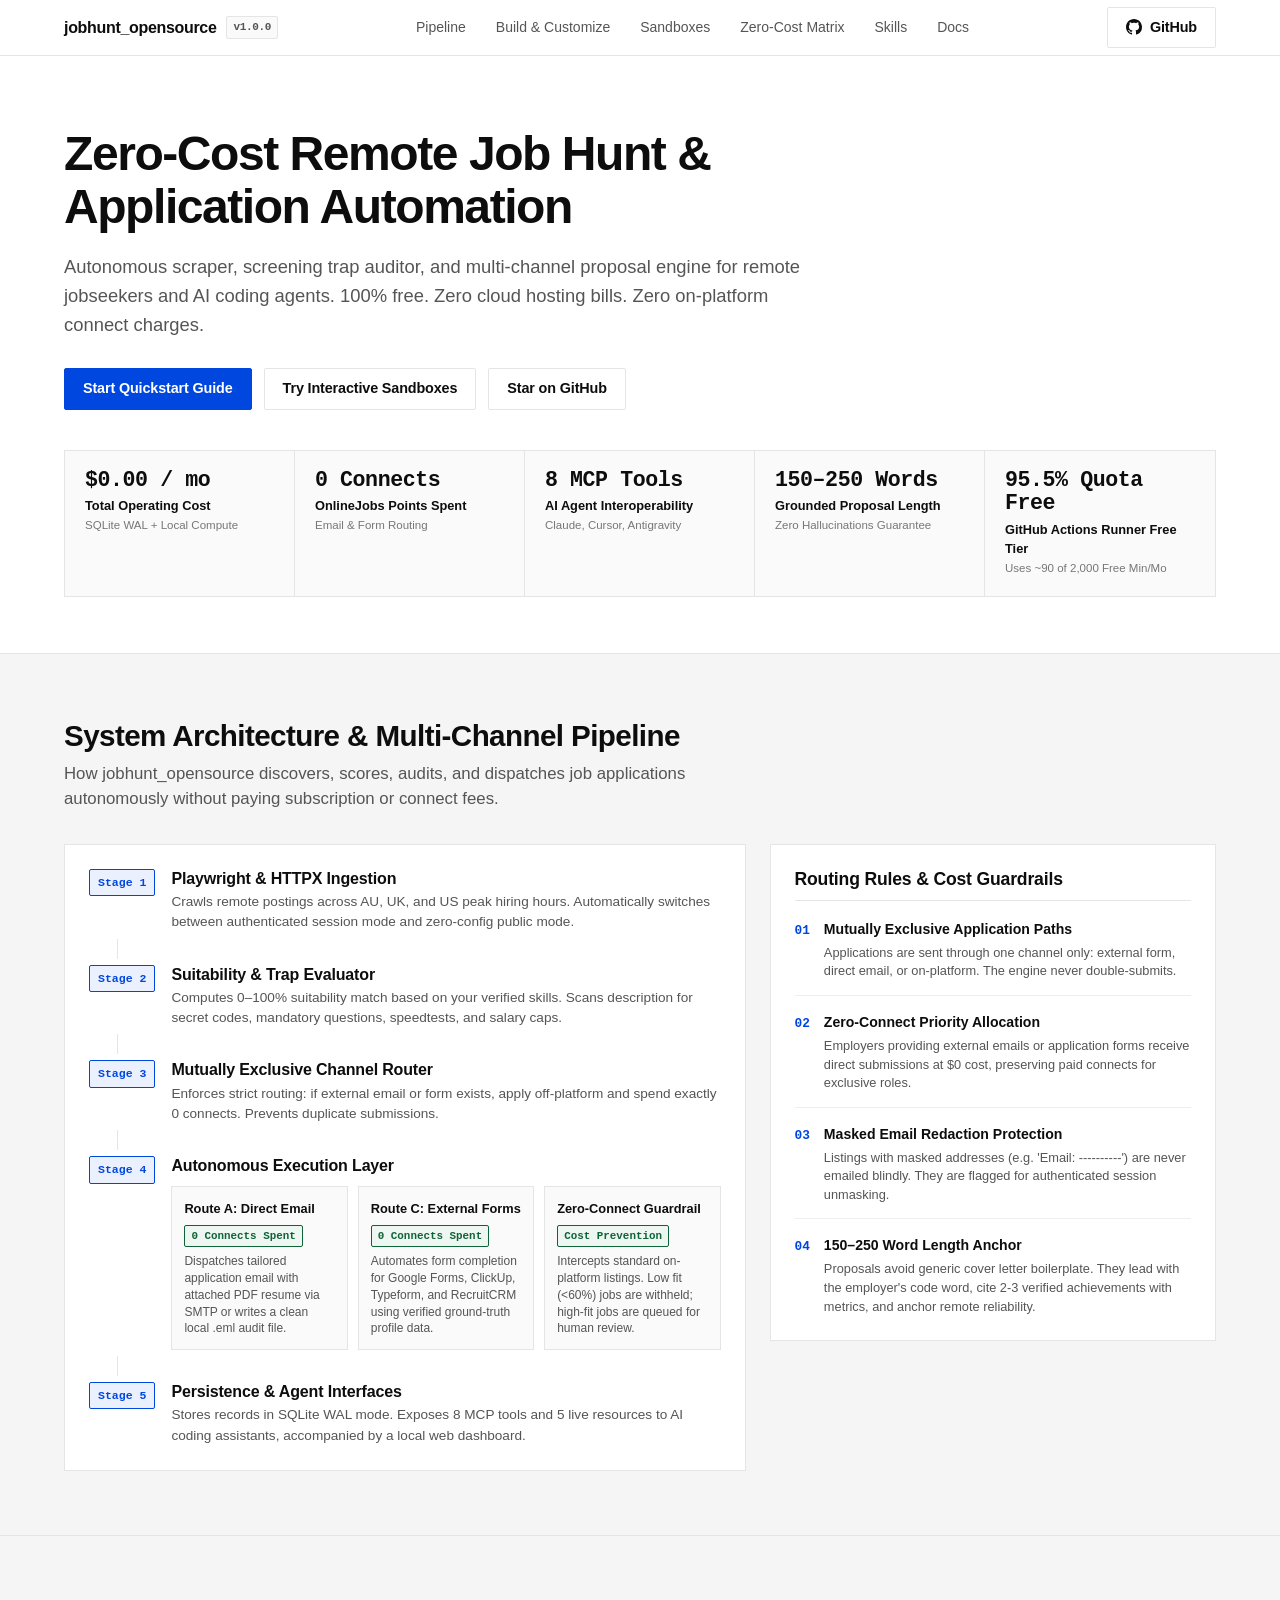
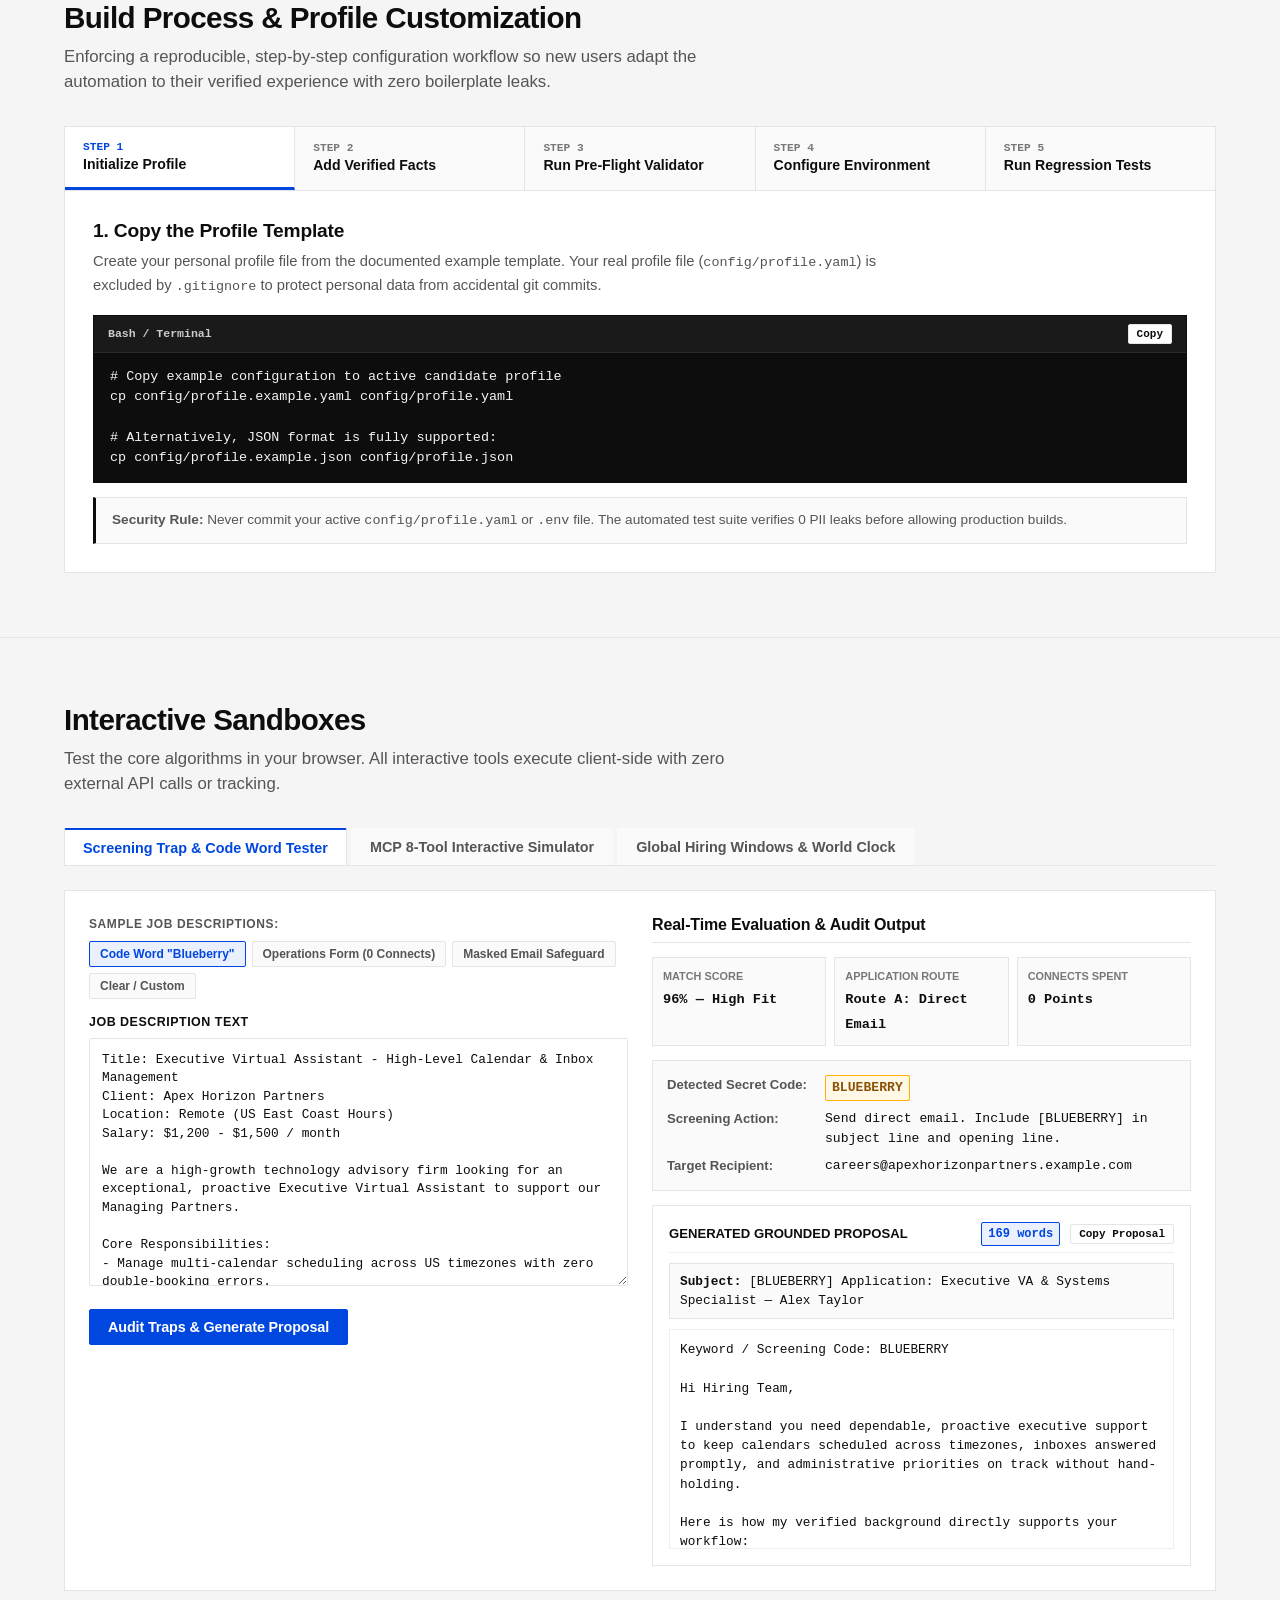
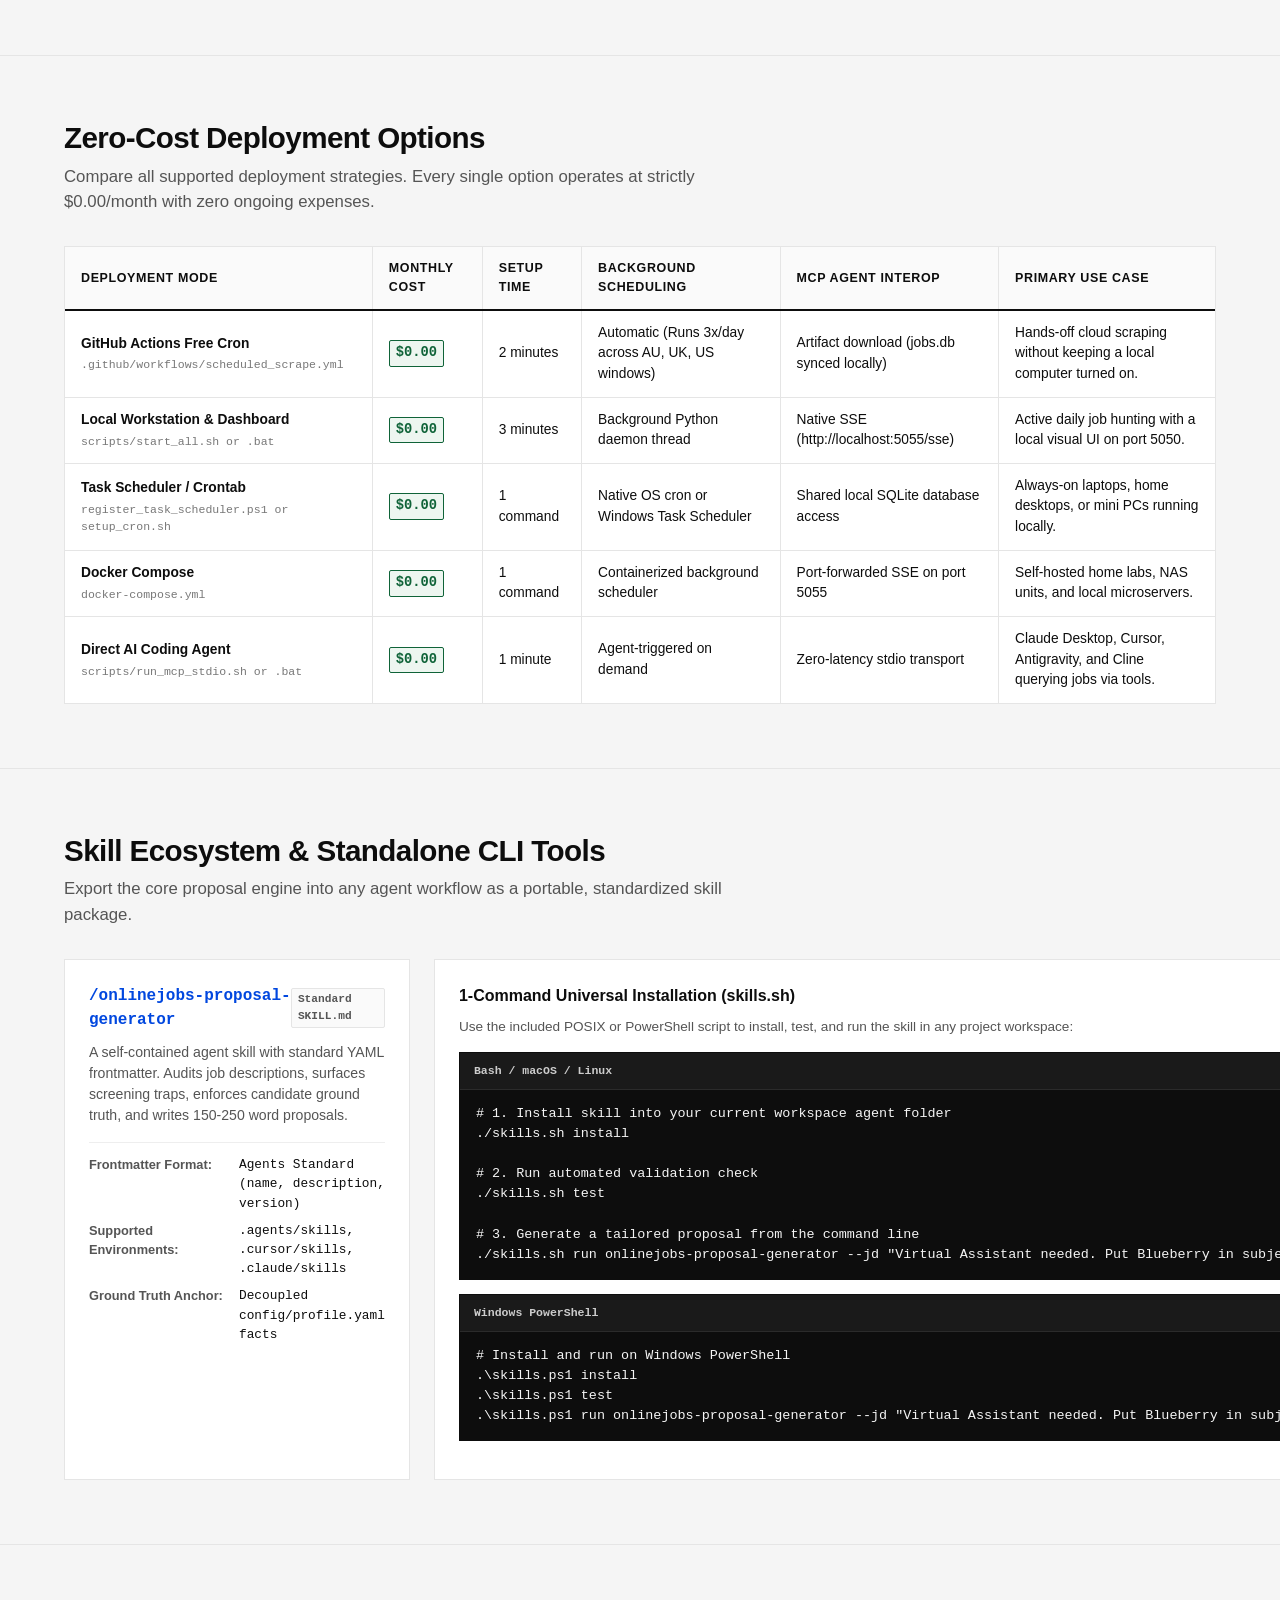
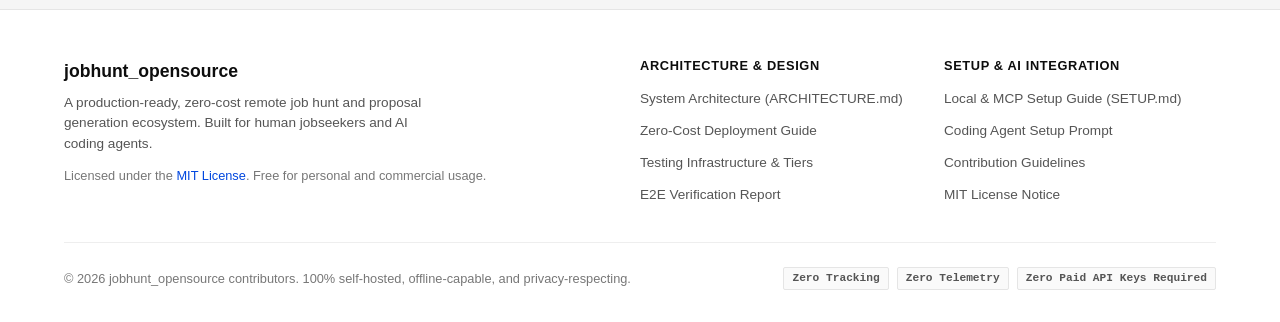
<file: docs/index.html>
<!DOCTYPE html>
<html lang="en">
<head>
  <meta charset="UTF-8">
  <meta name="viewport" content="width=device-width, initial-scale=1.0">
  <title>jobhunt_opensource — Zero-Cost Remote Job Hunt &amp; Application Automation</title>
  <meta name="description" content="100% free, zero-cost, open-source remote job search, screening trap detection, and multi-channel application automation powered by Python and the Model Context Protocol (MCP).">
  <link rel="stylesheet" href="styles.css">
</head>
<body>

  <!-- TOP NAVIGATION BAR -->
  <header class="navbar">
    <div class="nav-container">
      <a href="#" class="brand-link">
        <span class="brand-name">jobhunt_opensource</span>
        <span class="brand-badge">v1.0.0</span>
      </a>
      <nav class="nav-menu">
        <a href="#pipeline" class="nav-link">Pipeline</a>
        <a href="#build-process" class="nav-link">Build &amp; Customize</a>
        <a href="#sandboxes" class="nav-link">Sandboxes</a>
        <a href="#zero-cost" class="nav-link">Zero-Cost Matrix</a>
        <a href="#skill-ecosystem" class="nav-link">Skills</a>
        <a href="#docs" class="nav-link">Docs</a>
      </nav>
      <div class="nav-actions">
        <a href="https://github.com/your-username/jobhunt_opensource" class="btn btn-outline" target="_blank" rel="noopener">
          <svg width="16" height="16" viewBox="0 0 16 16" fill="currentColor" aria-hidden="true">
            <path d="M8 0C3.58 0 0 3.58 0 8c0 3.54 2.29 6.53 5.47 7.59.4.07.55-.17.55-.38 0-.19-.01-.82-.01-1.49-2.01.37-2.53-.49-2.69-.94-.09-.23-.48-.94-.82-1.13-.28-.15-.68-.52-.01-.53.63-.01 1.08.58 1.23.82.72 1.21 1.87.87 2.33.66.07-.52.28-.87.51-1.07-1.78-.2-3.64-.89-3.64-3.95 0-.87.31-1.59.82-2.15-.08-.2-.36-1.02.08-2.12 0 0 .67-.21 2.2.82.64-.18 1.32-.27 2-.27.68 0 1.36.09 2 .27 1.53-1.04 2.2-.82 2.2-.82.44 1.1.16 1.92.08 2.12.51.56.82 1.27.82 2.15 0 3.07-1.87 3.75-3.65 3.95.29.25.54.73.54 1.48 0 1.07-.01 1.93-.01 2.2 0 .21.15.46.55.38A8.013 8.013 0 0016 8c0-4.42-3.58-8-8-8z"/>
          </svg>
          <span>GitHub</span>
        </a>
      </div>
    </div>
  </header>

  <!-- HERO SECTION -->
  <section class="hero-section">
    <div class="container">
      <div class="hero-content">
        <h1 class="hero-title">Zero-Cost Remote Job Hunt &amp; Application Automation</h1>
        <p class="hero-lead">
          Autonomous scraper, screening trap auditor, and multi-channel proposal engine for remote jobseekers and AI coding agents. 100% free. Zero cloud hosting bills. Zero on-platform connect charges.
        </p>
        <div class="hero-actions">
          <a href="#build-process" class="btn btn-primary">Start Quickstart Guide</a>
          <a href="#sandboxes" class="btn btn-outline">Try Interactive Sandboxes</a>
          <a href="https://github.com/your-username/jobhunt_opensource" class="btn btn-outline" target="_blank" rel="noopener">Star on GitHub</a>
        </div>
      </div>

      <!-- KEY METRICS STRIP -->
      <div class="metrics-strip">
        <div class="metric-card">
          <div class="metric-value">$0.00 / mo</div>
          <div class="metric-label">Total Operating Cost</div>
          <div class="metric-sub">SQLite WAL + Local Compute</div>
        </div>
        <div class="metric-card">
          <div class="metric-value">0 Connects</div>
          <div class="metric-label">OnlineJobs Points Spent</div>
          <div class="metric-sub">Email &amp; Form Routing</div>
        </div>
        <div class="metric-card">
          <div class="metric-value">8 MCP Tools</div>
          <div class="metric-label">AI Agent Interoperability</div>
          <div class="metric-sub">Claude, Cursor, Antigravity</div>
        </div>
        <div class="metric-card">
          <div class="metric-value">150–250 Words</div>
          <div class="metric-label">Grounded Proposal Length</div>
          <div class="metric-sub">Zero Hallucinations Guarantee</div>
        </div>
        <div class="metric-card">
          <div class="metric-value">95.5% Quota Free</div>
          <div class="metric-label">GitHub Actions Runner Free Tier</div>
          <div class="metric-sub">Uses ~90 of 2,000 Free Min/Mo</div>
        </div>
      </div>
    </div>
  </section>

  <!-- ARCHITECTURE & PIPELINE SECTION -->
  <section id="pipeline" class="section pipeline-section">
    <div class="container">
      <div class="section-header">
        <h2 class="section-title">System Architecture &amp; Multi-Channel Pipeline</h2>
        <p class="section-subtitle">
          How jobhunt_opensource discovers, scores, audits, and dispatches job applications autonomously without paying subscription or connect fees.
        </p>
      </div>

      <div class="pipeline-grid">
        <!-- LEFT: VISUAL FLOW DIAGRAM -->
        <div class="pipeline-diagram-card">
          <div class="diagram-step">
            <div class="step-badge">Stage 1</div>
            <div class="step-info">
              <h3 class="step-title">Playwright &amp; HTTPX Ingestion</h3>
              <p class="step-desc">Crawls remote postings across AU, UK, and US peak hiring hours. Automatically switches between authenticated session mode and zero-config public mode.</p>
            </div>
          </div>
          <div class="connector-line"></div>

          <div class="diagram-step">
            <div class="step-badge">Stage 2</div>
            <div class="step-info">
              <h3 class="step-title">Suitability &amp; Trap Evaluator</h3>
              <p class="step-desc">Computes 0–100% suitability match based on your verified skills. Scans description for secret codes, mandatory questions, speedtests, and salary caps.</p>
            </div>
          </div>
          <div class="connector-line"></div>

          <div class="diagram-step">
            <div class="step-badge">Stage 3</div>
            <div class="step-info">
              <h3 class="step-title">Mutually Exclusive Channel Router</h3>
              <p class="step-desc">Enforces strict routing: if external email or form exists, apply off-platform and spend exactly 0 connects. Prevents duplicate submissions.</p>
            </div>
          </div>
          <div class="connector-line"></div>

          <div class="diagram-step branching-step">
            <div class="step-badge">Stage 4</div>
            <div class="step-info">
              <h3 class="step-title">Autonomous Execution Layer</h3>
              <div class="branch-grid">
                <div class="branch-card">
                  <div class="branch-name">Route A: Direct Email</div>
                  <div class="branch-tag">0 Connects Spent</div>
                  <p class="branch-desc">Dispatches tailored application email with attached PDF resume via SMTP or writes a clean local .eml audit file.</p>
                </div>
                <div class="branch-card">
                  <div class="branch-name">Route C: External Forms</div>
                  <div class="branch-tag">0 Connects Spent</div>
                  <p class="branch-desc">Automates form completion for Google Forms, ClickUp, Typeform, and RecruitCRM using verified ground-truth profile data.</p>
                </div>
                <div class="branch-card">
                  <div class="branch-name">Zero-Connect Guardrail</div>
                  <div class="branch-tag">Cost Prevention</div>
                  <p class="branch-desc">Intercepts standard on-platform listings. Low fit (&lt;60%) jobs are withheld; high-fit jobs are queued for human review.</p>
                </div>
              </div>
            </div>
          </div>
          <div class="connector-line"></div>

          <div class="diagram-step">
            <div class="step-badge">Stage 5</div>
            <div class="step-info">
              <h3 class="step-title">Persistence &amp; Agent Interfaces</h3>
              <p class="step-desc">Stores records in SQLite WAL mode. Exposes 8 MCP tools and 5 live resources to AI coding assistants, accompanied by a local web dashboard.</p>
            </div>
          </div>
        </div>

        <!-- RIGHT: ASYMMETRIC REFERENCE PANEL -->
        <div class="pipeline-rules-card">
          <h3 class="card-title">Routing Rules &amp; Cost Guardrails</h3>
          <div class="rule-item">
            <span class="rule-num">01</span>
            <div class="rule-body">
              <strong>Mutually Exclusive Application Paths</strong>
              <p>Applications are sent through one channel only: external form, direct email, or on-platform. The engine never double-submits.</p>
            </div>
          </div>
          <div class="rule-item">
            <span class="rule-num">02</span>
            <div class="rule-body">
              <strong>Zero-Connect Priority Allocation</strong>
              <p>Employers providing external emails or application forms receive direct submissions at $0 cost, preserving paid connects for exclusive roles.</p>
            </div>
          </div>
          <div class="rule-item">
            <span class="rule-num">03</span>
            <div class="rule-body">
              <strong>Masked Email Redaction Protection</strong>
              <p>Listings with masked addresses (e.g. 'Email: ----------') are never emailed blindly. They are flagged for authenticated session unmasking.</p>
            </div>
          </div>
          <div class="rule-item">
            <span class="rule-num">04</span>
            <div class="rule-body">
              <strong>150–250 Word Length Anchor</strong>
              <p>Proposals avoid generic cover letter boilerplate. They lead with the employer's code word, cite 2-3 verified achievements with metrics, and anchor remote reliability.</p>
            </div>
          </div>
        </div>
      </div>
    </div>
  </section>

  <!-- BUILD PROCESS & PROFILE CUSTOMIZABILITY WALKTHROUGH -->
  <section id="build-process" class="section build-section">
    <div class="container">
      <div class="section-header">
        <h2 class="section-title">Build Process &amp; Profile Customization</h2>
        <p class="section-subtitle">
          Enforcing a reproducible, step-by-step configuration workflow so new users adapt the automation to their verified experience with zero boilerplate leaks.
        </p>
      </div>

      <div class="stepper-layout">
        <!-- STEP SELECTOR TABS -->
        <div class="stepper-nav" role="tablist">
          <button class="stepper-btn active" data-step="1" role="tab" aria-selected="true" aria-controls="pane-step-1">
            <span class="step-index">Step 1</span>
            <span class="step-label">Initialize Profile</span>
          </button>
          <button class="stepper-btn" data-step="2" role="tab" aria-selected="false" aria-controls="pane-step-2">
            <span class="step-index">Step 2</span>
            <span class="step-label">Add Verified Facts</span>
          </button>
          <button class="stepper-btn" data-step="3" role="tab" aria-selected="false" aria-controls="pane-step-3">
            <span class="step-index">Step 3</span>
            <span class="step-label">Run Pre-Flight Validator</span>
          </button>
          <button class="stepper-btn" data-step="4" role="tab" aria-selected="false" aria-controls="pane-step-4">
            <span class="step-index">Step 4</span>
            <span class="step-label">Configure Environment</span>
          </button>
          <button class="stepper-btn" data-step="5" role="tab" aria-selected="false" aria-controls="pane-step-5">
            <span class="step-index">Step 5</span>
            <span class="step-label">Run Regression Tests</span>
          </button>
        </div>

        <!-- STEP CONTENT PANES -->
        <div class="stepper-content">
          <!-- PANE 1 -->
          <div id="pane-step-1" class="stepper-pane active" role="tabpanel">
            <h3 class="pane-title">1. Copy the Profile Template</h3>
            <p class="pane-desc">
              Create your personal profile file from the documented example template. Your real profile file (<code>config/profile.yaml</code>) is excluded by <code>.gitignore</code> to protect personal data from accidental git commits.
            </p>
            <div class="code-terminal">
              <div class="terminal-bar">
                <span class="terminal-title">Bash / Terminal</span>
                <button class="btn-copy" data-target="code-step-1" aria-label="Copy Command">Copy</button>
              </div>
              <pre><code id="code-step-1"># Copy example configuration to active candidate profile
cp config/profile.example.yaml config/profile.yaml

# Alternatively, JSON format is fully supported:
cp config/profile.example.json config/profile.json</code></pre>
            </div>
            <div class="callout-box">
              <strong>Security Rule:</strong> Never commit your active <code>config/profile.yaml</code> or <code>.env</code> file. The automated test suite verifies 0 PII leaks before allowing production builds.
            </div>
          </div>

          <!-- PANE 2 -->
          <div id="pane-step-2" class="stepper-pane" role="tabpanel" hidden>
            <h3 class="pane-title">2. Edit Verified Career Facts &amp; Logistics</h3>
            <p class="pane-desc">
              Open <code>config/profile.yaml</code> in your editor and replace placeholder strings with your genuine background. The engine strictly restricts generated cover letters to these verified facts.
            </p>
            <div class="code-terminal">
              <div class="terminal-bar">
                <span class="terminal-title">config/profile.yaml</span>
                <button class="btn-copy" data-target="code-step-2" aria-label="Copy Snippet">Copy</button>
              </div>
              <pre><code id="code-step-2">candidate:
  name: "Alex Taylor"
  display_name: "Alex"
  email: "alex.taylor@example.com"
  phone: "+1-555-0144"
  location: "Remote, Worldwide"
  linkedin: "https://linkedin.com/in/alex-taylor"
  portfolio_url: "https://portfolio.example.com"

logistics:
  internet: "300 Mbps Fiber primary with 50 Mbps 5G mobile hotspot backup"
  power: "1500VA UPS backup battery (4 hours continuous runtime)"
  hardware: "Dedicated Workstation with Dual Monitors"
  availability: "Full-time (40 hrs/wk), immediate start across US, UK, or AU timezones"</code></pre>
            </div>
          </div>

          <!-- PANE 3 -->
          <div id="pane-step-3" class="stepper-pane" role="tabpanel" hidden>
            <h3 class="pane-title">3. Validate Schema &amp; Audit Placeholders</h3>
            <p class="pane-desc">
              Run the pre-flight validator tool. It confirms your profile conforms to <code>config/profile.schema.json</code> and verifies zero unedited template tokens remain.
            </p>
            <div class="code-terminal">
              <div class="terminal-bar">
                <span class="terminal-title">Terminal Verification Command</span>
                <button class="btn-copy" data-target="code-step-3" aria-label="Copy Command">Copy</button>
              </div>
              <pre><code id="code-step-3">python tools/validate_profile.py --config config/profile.yaml</code></pre>
            </div>
            <div class="terminal-diff-grid">
              <div class="diff-box pass-box">
                <div class="diff-header">Passing Output (Ready to Deploy)</div>
                <pre class="terminal-log"><code>[VALIDATING] Profile file: config/profile.yaml
[PASS] Schema validation: Passed successfully.
[PASS] Candidate email check: 'alex.taylor@example.com'
[PASS] Placeholder audit: 0 unedited placeholder tokens found.
[SUCCESS] Candidate profile is valid and ready for job matching.</code></pre>
              </div>
              <div class="diff-box fail-box">
                <div class="diff-header">Failing Output (Safety Blocker)</div>
                <pre class="terminal-log"><code>[VALIDATING] Profile file: config/profile.yaml
[FAIL] Unedited placeholders found in active profile:
  - [YOUR FULL NAME]
  - [your.email@example.com]
Remediation: Edit config/profile.yaml with your real verified facts before deploying.</code></pre>
              </div>
            </div>
          </div>

          <!-- PANE 4 -->
          <div id="pane-step-4" class="stepper-pane" role="tabpanel" hidden>
            <h3 class="pane-title">4. Set Optional Environment Credentials</h3>
            <p class="pane-desc">
              Configure <code>.env</code> if you plan to use direct SMTP email dispatch or authenticated scraping. If left unconfigured, the application runs in public unauthenticated mode and writes draft <code>.eml</code> files.
            </p>
            <div class="code-terminal">
              <div class="terminal-bar">
                <span class="terminal-title">Bash / Terminal</span>
                <button class="btn-copy" data-target="code-step-4" aria-label="Copy Command">Copy</button>
              </div>
              <pre><code id="code-step-4"># Initialize local environment variables
cp config/.env.example .env

# Edit .env with your SMTP credentials (optional)
# SMTP_HOST=smtp.gmail.com
# SMTP_PORT=587
# SMTP_USER=your.email@gmail.com
# SMTP_PASSWORD=your-app-password</code></pre>
            </div>
          </div>

          <!-- PANE 5 -->
          <div id="pane-step-5" class="stepper-pane" role="tabpanel" hidden>
            <h3 class="pane-title">5. Execute Comprehensive Regression Tests</h3>
            <p class="pane-desc">
              Run the full 4-tier E2E test suite to verify data isolation, route calculations, anti-hallucination proposal boundaries, and MCP tool registrations.
            </p>
            <div class="code-terminal">
              <div class="terminal-bar">
                <span class="terminal-title">Test Runner Command</span>
                <button class="btn-copy" data-target="code-step-5" aria-label="Copy Command">Copy</button>
              </div>
              <pre><code id="code-step-5">python tests/run_e2e_tests.py</code></pre>
            </div>
            <div class="diff-box pass-box">
              <div class="diff-header">Expected Test Results</div>
              <pre class="terminal-log"><code>======================================================================
Tier 1: Feature Coverage (57 tests)       -> PASS (10.29s)
Tier 2: Boundary &amp; Corner Cases (19 tests) -> PASS (1.63s)
Tier 3: Pairwise Interactions (10 tests)  -> PASS (0.95s)
Tier 4: Real-World Workloads (6 tests)    -> PASS (1.22s)
----------------------------------------------------------------------
Ran 92 tests in 14.72s -- ALL TESTS PASSED (100% PASS RATE)</code></pre>
            </div>
          </div>
        </div>
      </div>
    </div>
  </section>

  <!-- INTERACTIVE SANDBOXES CONTAINER -->
  <section id="sandboxes" class="section sandboxes-section">
    <div class="container">
      <div class="section-header">
        <h2 class="section-title">Interactive Sandboxes</h2>
        <p class="section-subtitle">
          Test the core algorithms in your browser. All interactive tools execute client-side with zero external API calls or tracking.
        </p>
      </div>

      <!-- SANDBOX TABS -->
      <div class="sandbox-tabs" role="tablist">
        <button class="tab-btn active" data-tab="trap-tester" role="tab" aria-selected="true" aria-controls="trap-tester">
          Screening Trap &amp; Code Word Tester
        </button>
        <button class="tab-btn" data-tab="mcp-simulator" role="tab" aria-selected="false" aria-controls="mcp-simulator">
          MCP 8-Tool Interactive Simulator
        </button>
        <button class="tab-btn" data-tab="world-clock" role="tab" aria-selected="false" aria-controls="world-clock">
          Global Hiring Windows &amp; World Clock
        </button>
      </div>

      <!-- SANDBOX PANELS -->
      <div class="sandbox-container">

        <!-- SANDBOX A: SCREENING TRAP TESTER -->
        <div id="trap-tester" class="sandbox-panel active" role="tabpanel">
          <div class="sandbox-grid">
            <!-- INPUT COLUMN -->
            <div class="sandbox-input-col">
              <div class="preset-row">
                <span class="preset-label">Sample Job Descriptions:</span>
                <div class="preset-buttons">
                  <button type="button" class="btn-preset active" data-preset="blueberry">Code Word "Blueberry"</button>
                  <button type="button" class="btn-preset" data-preset="operations">Operations Form (0 Connects)</button>
                  <button type="button" class="btn-preset" data-preset="masked">Masked Email Safeguard</button>
                  <button type="button" class="btn-preset" data-preset="custom">Clear / Custom</button>
                </div>
              </div>

              <div class="field-group">
                <label for="jd-input" class="field-label">Job Description Text</label>
                <textarea id="jd-input" class="textarea-input" rows="12" placeholder="Paste a job description to audit screening traps and generate a grounded proposal..."></textarea>
              </div>

              <div class="action-row">
                <button type="button" id="btn-analyze-jd" class="btn btn-primary">Audit Traps &amp; Generate Proposal</button>
              </div>
            </div>

            <!-- RESULT COLUMN -->
            <div class="sandbox-result-col">
              <div class="result-header">
                <h3 class="result-title">Real-Time Evaluation &amp; Audit Output</h3>
              </div>

              <div class="badge-row">
                <div class="eval-badge">
                  <span class="badge-title">Match Score</span>
                  <span id="result-match-score" class="badge-val">94% — High Fit</span>
                </div>
                <div class="eval-badge">
                  <span class="badge-title">Application Route</span>
                  <span id="result-route" class="badge-val">Route A: Direct Email</span>
                </div>
                <div class="eval-badge">
                  <span class="badge-title">Connects Spent</span>
                  <span id="result-connects" class="badge-val">0 Points</span>
                </div>
              </div>

              <div class="audit-details-card">
                <div class="audit-row">
                  <span class="audit-label">Detected Secret Code:</span>
                  <span id="result-secret-code" class="audit-val code-highlight">BLUEBERRY</span>
                </div>
                <div class="audit-row">
                  <span class="audit-label">Screening Action:</span>
                  <span id="result-instructions" class="audit-val">Insert secret code into email subject and opening line.</span>
                </div>
                <div class="audit-row">
                  <span class="audit-label">Target Recipient:</span>
                  <span id="result-target" class="audit-val">careers@apexhorizonpartners.example.com</span>
                </div>
              </div>

              <div class="proposal-preview-card">
                <div class="preview-header">
                  <span class="preview-title">Generated Grounded Proposal</span>
                  <div class="proposal-controls">
                    <span id="result-word-count" class="word-counter">184 words</span>
                    <button type="button" id="trap-copy-proposal-btn" class="btn-copy">Copy Proposal</button>
                  </div>
                </div>
                <div class="proposal-subject-box">
                  <strong>Subject:</strong> <span id="result-proposal-subject">[BLUEBERRY] Application: Executive VA &amp; Systems Specialist — Alex Taylor</span>
                </div>
                <div id="result-proposal-body" class="proposal-body-box">Keyword / Screening Code: BLUEBERRY

Hi Apex Horizon Team,

I understand you need dependable, proactive executive support to keep calendars scheduled across timezones, inboxes answered promptly, and administrative priorities on track without hand-holding.

Here is how my verified background directly supports your workflow:
- Proactive Calendar &amp; Inbox Management: Experience coordinating executive calendars across US and global timezones, managing high-volume correspondence, and maintaining Inbox Zero.
- High-Accuracy Data &amp; Systems: Advanced proficiency in Google Sheets, Notion, and Airtable, ensuring reliable data tracking, clear reporting, and structured SOP documentation.
- Rapid Communication &amp; Low Friction: Experienced managing client inquiries, meeting agendas, and team deliverables with zero need for hand-holding.

Workstation &amp; Availability: Equipped with high-speed fiber internet (300 Mbps) plus mobile backup, a dedicated workstation with UPS battery backup, and immediate availability aligned with your core business hours.

I would welcome the opportunity for a brief 10-minute discovery chat or to complete a short trial task to demonstrate my reliability firsthand.

Best regards,
Alex Taylor
Remote, Worldwide
Portfolio: https://portfolio.example.com
Resume: https://docs.google.com/document/d/your-resume-link/pub</div>
              </div>
            </div>
          </div>
        </div>

        <!-- SANDBOX B: MCP 8-TOOL SIMULATOR -->
        <div id="mcp-simulator" class="sandbox-panel" role="tabpanel" hidden>
          <div class="mcp-simulator-layout">
            <div class="mcp-sidebar">
              <label for="mcp-tool-select" class="field-label">Select Model Context Protocol Tool</label>
              <select id="mcp-tool-select" class="select-input">
                <option value="search_jobs">1. search_jobs</option>
                <option value="get_job_details">2. get_job_details</option>
                <option value="generate_job_proposal">3. generate_job_proposal</option>
                <option value="apply_job">4. apply_job</option>
                <option value="update_job_status">5. update_job_status</option>
                <option value="trigger_scrape">6. trigger_scrape</option>
                <option value="get_pipeline_stats">7. get_pipeline_stats</option>
                <option value="get_candidate_profile">8. get_candidate_profile</option>
              </select>

              <form id="mcp-params-form" class="mcp-params-form">
                <div id="mcp-param-fields"></div>
                <button type="button" id="btn-exec-mcp" class="btn btn-primary btn-block">Simulate MCP Call</button>
              </form>
            </div>

            <div class="mcp-console-area">
              <div class="console-topbar">
                <span class="console-label">MCP Tool Protocol Signature</span>
                <span id="mcp-latency" class="console-latency">Latency: ~12ms</span>
              </div>
              <div class="signature-box">
                <code id="mcp-call-sig">call_tool("onlinejobs-portal", "search_jobs", {"min_score": 75, "limit": 3})</code>
              </div>
              <div class="console-topbar">
                <span class="console-label">Structured JSON Response</span>
                <button type="button" class="btn-copy" data-target="mcp-console-output">Copy JSON</button>
              </div>
              <pre class="mcp-output-box"><code id="mcp-console-output"></code></pre>
            </div>
          </div>
        </div>

        <!-- SANDBOX C: GLOBAL HIRING WINDOWS WORLD CLOCK -->
        <div id="world-clock" class="sandbox-panel" role="tabpanel" hidden>
          <div class="clock-intro-bar">
            <div>
              <h3 class="clock-heading">Global Employer Peak Hiring Windows</h3>
              <p class="clock-sub">Live synchronized tracking across key employer markets. Apply during peak active hours for higher recruiter open rates.</p>
            </div>
            <div class="next-scrape-card">
              <span class="scrape-label">Next Scheduled Cloud Scrape:</span>
              <span id="next-scrape-timer" class="scrape-countdown">Calculating...</span>
            </div>
          </div>

          <div class="clocks-grid">
            <!-- PHT -->
            <div class="clock-card" data-tz="Asia/Manila">
              <div class="clock-header">
                <span class="clock-city">Philippines</span>
                <span class="clock-code">PHT (UTC+8)</span>
              </div>
              <div id="clock-pht" class="clock-time">--:--:--</div>
              <div class="clock-status-row">
                <span class="status-dot active"></span>
                <span class="status-text">Automation Base</span>
              </div>
              <div class="clock-meta">Scrape Runs: 01:00, 07:00, 17:00, 21:00</div>
            </div>

            <!-- US WEST -->
            <div class="clock-card" data-tz="America/Los_Angeles">
              <div class="clock-header">
                <span class="clock-city">US West Coast</span>
                <span class="clock-code">PST (UTC-8)</span>
              </div>
              <div id="clock-pst" class="clock-time">--:--:--</div>
              <div class="clock-status-row">
                <span id="status-pst-dot" class="status-dot"></span>
                <span id="status-pst" class="status-text">Checking window...</span>
              </div>
              <div class="clock-meta">Hiring Peak: 09:00 AM – 11:30 AM PST</div>
            </div>

            <!-- US EAST -->
            <div class="clock-card" data-tz="America/New_York">
              <div class="clock-header">
                <span class="clock-city">US East Coast</span>
                <span class="clock-code">EST (UTC-5)</span>
              </div>
              <div id="clock-est" class="clock-time">--:--:--</div>
              <div class="clock-status-row">
                <span id="status-est-dot" class="status-dot"></span>
                <span id="status-est" class="status-text">Checking window...</span>
              </div>
              <div class="clock-meta">Hiring Peak: 08:00 AM – 11:30 AM EST</div>
            </div>

            <!-- UK -->
            <div class="clock-card" data-tz="Europe/London">
              <div class="clock-header">
                <span class="clock-city">United Kingdom</span>
                <span class="clock-code">GMT (UTC+0)</span>
              </div>
              <div id="clock-gmt" class="clock-time">--:--:--</div>
              <div class="clock-status-row">
                <span id="status-gmt-dot" class="status-dot"></span>
                <span id="status-gmt" class="status-text">Checking window...</span>
              </div>
              <div class="clock-meta">Hiring Peak: 09:00 AM – 11:30 AM GMT</div>
            </div>

            <!-- AU -->
            <div class="clock-card" data-tz="Australia/Sydney">
              <div class="clock-header">
                <span class="clock-city">Australia</span>
                <span class="clock-code">AEST (UTC+10)</span>
              </div>
              <div id="clock-aest" class="clock-time">--:--:--</div>
              <div class="clock-status-row">
                <span id="status-aest-dot" class="status-dot"></span>
                <span id="status-aest" class="status-text">Checking window...</span>
              </div>
              <div class="clock-meta">Hiring Peak: 09:00 AM – 11:30 AM AEST</div>
            </div>
          </div>

          <div class="window-advice-box">
            <strong>Recruiter Visibility Tip:</strong> Submitting proposals within the first 60 minutes of a job post in the employer's local morning window places your application in the top 10 inbox positions before applicant floods begin.
          </div>
        </div>
      </div>
    </div>
  </section>

  <!-- ZERO-COST DEPLOYMENT MATRIX -->
  <section id="zero-cost" class="section matrix-section">
    <div class="container">
      <div class="section-header">
        <h2 class="section-title">Zero-Cost Deployment Options</h2>
        <p class="section-subtitle">
          Compare all supported deployment strategies. Every single option operates at strictly $0.00/month with zero ongoing expenses.
        </p>
      </div>

      <div class="table-container">
        <table class="matrix-table">
          <thead>
            <tr>
              <th scope="col">Deployment Mode</th>
              <th scope="col">Monthly Cost</th>
              <th scope="col">Setup Time</th>
              <th scope="col">Background Scheduling</th>
              <th scope="col">MCP Agent Interop</th>
              <th scope="col">Primary Use Case</th>
            </tr>
          </thead>
          <tbody>
            <tr>
              <td>
                <strong>GitHub Actions Free Cron</strong>
                <div class="table-sub">.github/workflows/scheduled_scrape.yml</div>
              </td>
              <td><span class="tag-free">$0.00</span></td>
              <td>2 minutes</td>
              <td>Automatic (Runs 3x/day across AU, UK, US windows)</td>
              <td>Artifact download (jobs.db synced locally)</td>
              <td>Hands-off cloud scraping without keeping a local computer turned on.</td>
            </tr>
            <tr>
              <td>
                <strong>Local Workstation &amp; Dashboard</strong>
                <div class="table-sub">scripts/start_all.sh or .bat</div>
              </td>
              <td><span class="tag-free">$0.00</span></td>
              <td>3 minutes</td>
              <td>Background Python daemon thread</td>
              <td>Native SSE (http://localhost:5055/sse)</td>
              <td>Active daily job hunting with a local visual UI on port 5050.</td>
            </tr>
            <tr>
              <td>
                <strong>Task Scheduler / Crontab</strong>
                <div class="table-sub">register_task_scheduler.ps1 or setup_cron.sh</div>
              </td>
              <td><span class="tag-free">$0.00</span></td>
              <td>1 command</td>
              <td>Native OS cron or Windows Task Scheduler</td>
              <td>Shared local SQLite database access</td>
              <td>Always-on laptops, home desktops, or mini PCs running locally.</td>
            </tr>
            <tr>
              <td>
                <strong>Docker Compose</strong>
                <div class="table-sub">docker-compose.yml</div>
              </td>
              <td><span class="tag-free">$0.00</span></td>
              <td>1 command</td>
              <td>Containerized background scheduler</td>
              <td>Port-forwarded SSE on port 5055</td>
              <td>Self-hosted home labs, NAS units, and local microservers.</td>
            </tr>
            <tr>
              <td>
                <strong>Direct AI Coding Agent</strong>
                <div class="table-sub">scripts/run_mcp_stdio.sh or .bat</div>
              </td>
              <td><span class="tag-free">$0.00</span></td>
              <td>1 minute</td>
              <td>Agent-triggered on demand</td>
              <td>Zero-latency stdio transport</td>
              <td>Claude Desktop, Cursor, Antigravity, and Cline querying jobs via tools.</td>
            </tr>
          </tbody>
        </table>
      </div>
    </div>
  </section>

  <!-- SKILL ECOSYSTEM & STANDALONE TOOLS -->
  <section id="skill-ecosystem" class="section skill-section">
    <div class="container">
      <div class="section-header">
        <h2 class="section-title">Skill Ecosystem &amp; Standalone CLI Tools</h2>
        <p class="section-subtitle">
          Export the core proposal engine into any agent workflow as a portable, standardized skill package.
        </p>
      </div>

      <div class="skill-grid">
        <!-- SKILL SPECIFICATION CARD -->
        <div class="skill-card">
          <div class="skill-card-top">
            <span class="skill-name">/onlinejobs-proposal-generator</span>
            <span class="skill-badge">Standard SKILL.md</span>
          </div>
          <p class="skill-desc">
            A self-contained agent skill with standard YAML frontmatter. Audits job descriptions, surfaces screening traps, enforces candidate ground truth, and writes 150-250 word proposals.
          </p>
          <div class="skill-specs">
            <div class="spec-row">
              <span class="spec-key">Frontmatter Format:</span>
              <span class="spec-val">Agents Standard (name, description, version)</span>
            </div>
            <div class="spec-row">
              <span class="spec-key">Supported Environments:</span>
              <span class="spec-val">.agents/skills, .cursor/skills, .claude/skills</span>
            </div>
            <div class="spec-row">
              <span class="spec-key">Ground Truth Anchor:</span>
              <span class="spec-val">Decoupled config/profile.yaml facts</span>
            </div>
          </div>
        </div>

        <!-- 1-COMMAND INSTALLER CARD -->
        <div class="cli-card">
          <div class="cli-header">
            <span class="cli-title">1-Command Universal Installation (skills.sh)</span>
          </div>
          <p class="cli-desc">
            Use the included POSIX or PowerShell script to install, test, and run the skill in any project workspace:
          </p>
          <div class="code-terminal">
            <div class="terminal-bar">
              <span class="terminal-title">Bash / macOS / Linux</span>
              <button class="btn-copy" data-target="code-skills-sh">Copy</button>
            </div>
            <pre><code id="code-skills-sh"># 1. Install skill into your current workspace agent folder
./skills.sh install

# 2. Run automated validation check
./skills.sh test

# 3. Generate a tailored proposal from the command line
./skills.sh run onlinejobs-proposal-generator --jd "Virtual Assistant needed. Put Blueberry in subject..."</code></pre>
          </div>

          <div class="code-terminal">
            <div class="terminal-bar">
              <span class="terminal-title">Windows PowerShell</span>
              <button class="btn-copy" data-target="code-skills-ps1">Copy</button>
            </div>
            <pre><code id="code-skills-ps1"># Install and run on Windows PowerShell
.\skills.ps1 install
.\skills.ps1 test
.\skills.ps1 run onlinejobs-proposal-generator --jd "Virtual Assistant needed. Put Blueberry in subject..."</code></pre>
          </div>
        </div>
      </div>
    </div>
  </section>

  <!-- PAGE FOOTER & DOCUMENTATION LINKS -->
  <footer id="docs" class="page-footer">
    <div class="container">
      <div class="footer-grid">
        <div class="footer-col">
          <div class="footer-brand">jobhunt_opensource</div>
          <p class="footer-about">
            A production-ready, zero-cost remote job hunt and proposal generation ecosystem. Built for human jobseekers and AI coding agents.
          </p>
          <div class="footer-license">
            Licensed under the <a href="https://opensource.org/licenses/MIT" target="_blank" rel="noopener">MIT License</a>. Free for personal and commercial usage.
          </div>
        </div>

        <div class="footer-col">
          <h4 class="footer-heading">Architecture &amp; Design</h4>
          <ul class="footer-links">
            <li><a href="https://github.com/your-username/jobhunt_opensource/blob/main/ARCHITECTURE.md">System Architecture (ARCHITECTURE.md)</a></li>
            <li><a href="https://github.com/your-username/jobhunt_opensource/blob/main/docs/ZERO_COST_DEPLOYMENT.md">Zero-Cost Deployment Guide</a></li>
            <li><a href="https://github.com/your-username/jobhunt_opensource/blob/main/TEST_INFRA.md">Testing Infrastructure &amp; Tiers</a></li>
            <li><a href="https://github.com/your-username/jobhunt_opensource/blob/main/TEST_READY.md">E2E Verification Report</a></li>
          </ul>
        </div>

        <div class="footer-col">
          <h4 class="footer-heading">Setup &amp; AI Integration</h4>
          <ul class="footer-links">
            <li><a href="https://github.com/your-username/jobhunt_opensource/blob/main/SETUP.md">Local &amp; MCP Setup Guide (SETUP.md)</a></li>
            <li><a href="https://github.com/your-username/jobhunt_opensource/blob/main/AGENT_SETUP_PROMPT.md">Coding Agent Setup Prompt</a></li>
            <li><a href="https://github.com/your-username/jobhunt_opensource/blob/main/CONTRIBUTING.md">Contribution Guidelines</a></li>
            <li><a href="https://github.com/your-username/jobhunt_opensource/blob/main/LICENSE">MIT License Notice</a></li>
          </ul>
        </div>
      </div>

      <div class="footer-bottom">
        <div class="copyright-notice">
          &copy; 2026 jobhunt_opensource contributors. 100% self-hosted, offline-capable, and privacy-respecting.
        </div>
        <div class="footer-tags">
          <span class="status-pill">Zero Tracking</span>
          <span class="status-pill">Zero Telemetry</span>
          <span class="status-pill">Zero Paid API Keys Required</span>
        </div>
      </div>
    </div>
  </footer>

  <!-- SCRIPT INCLUSION -->
  <script src="app.js"></script>
</body>
</html>
</file>
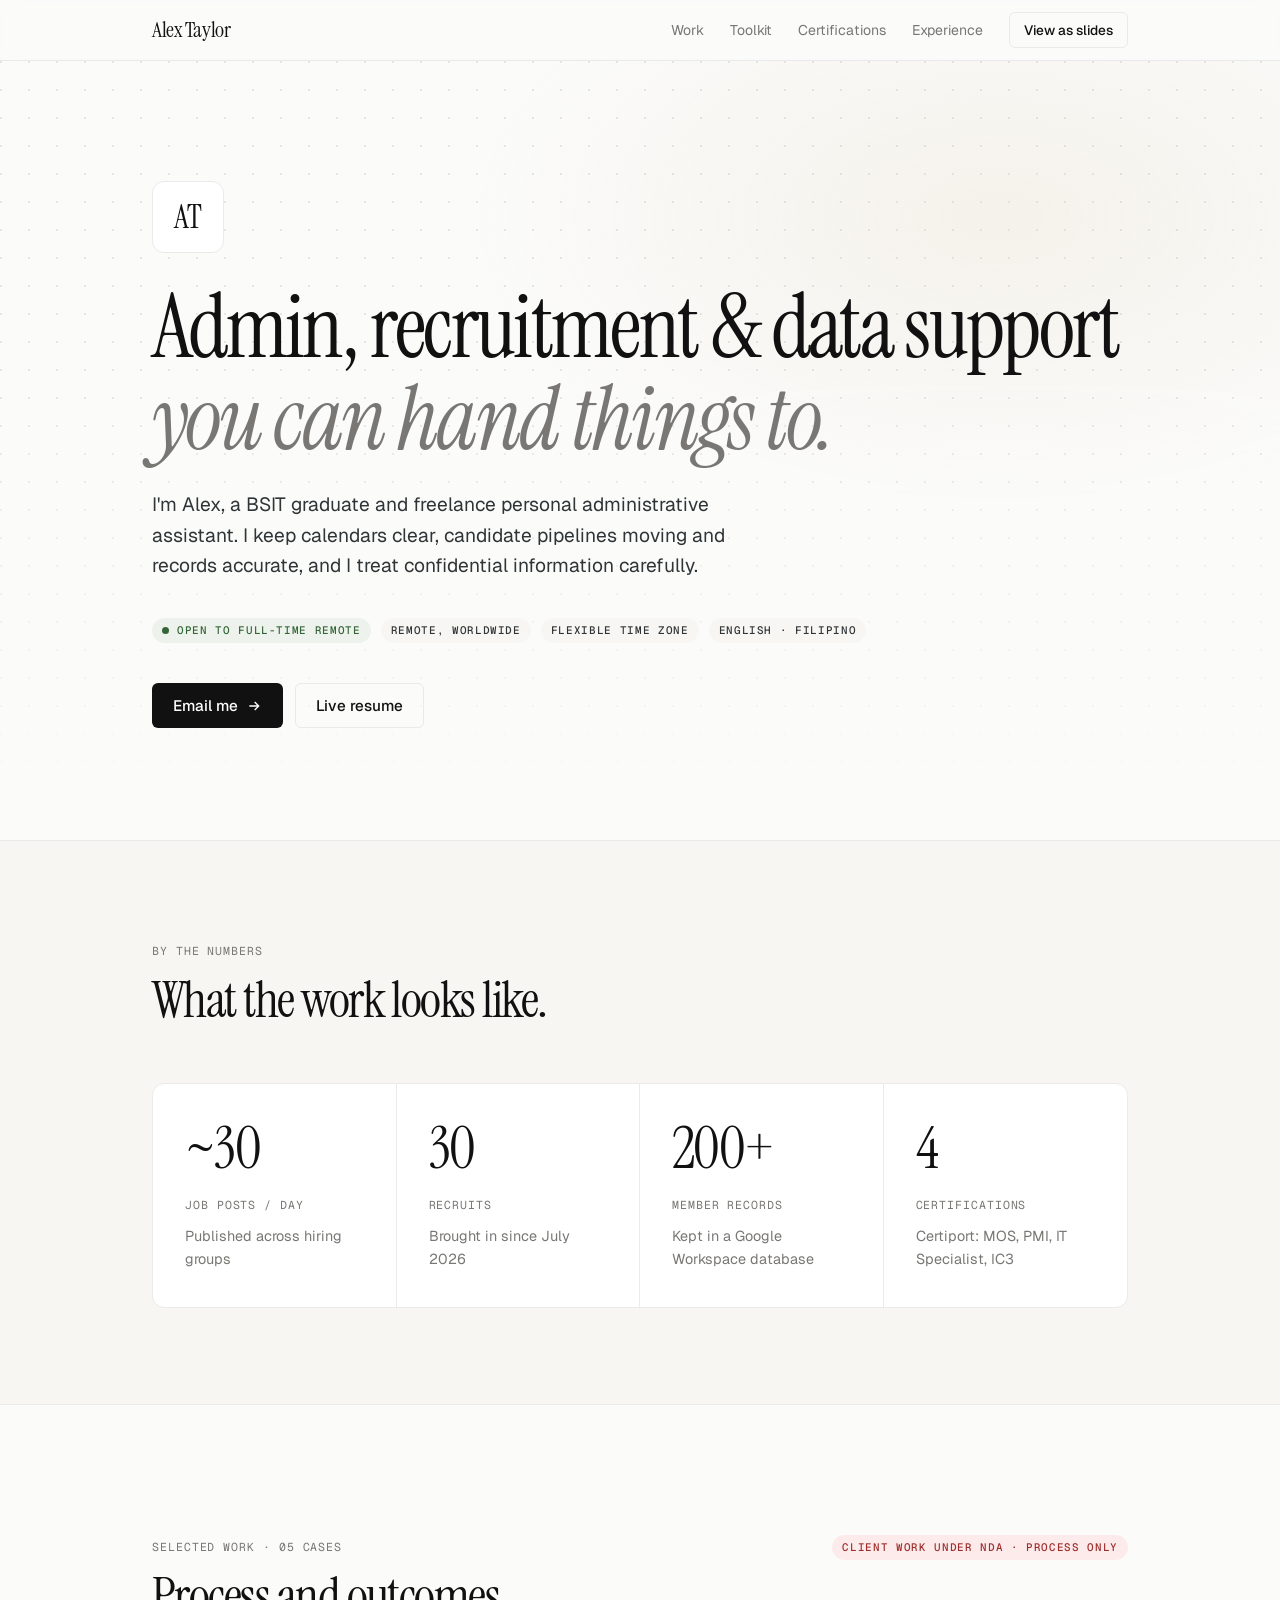
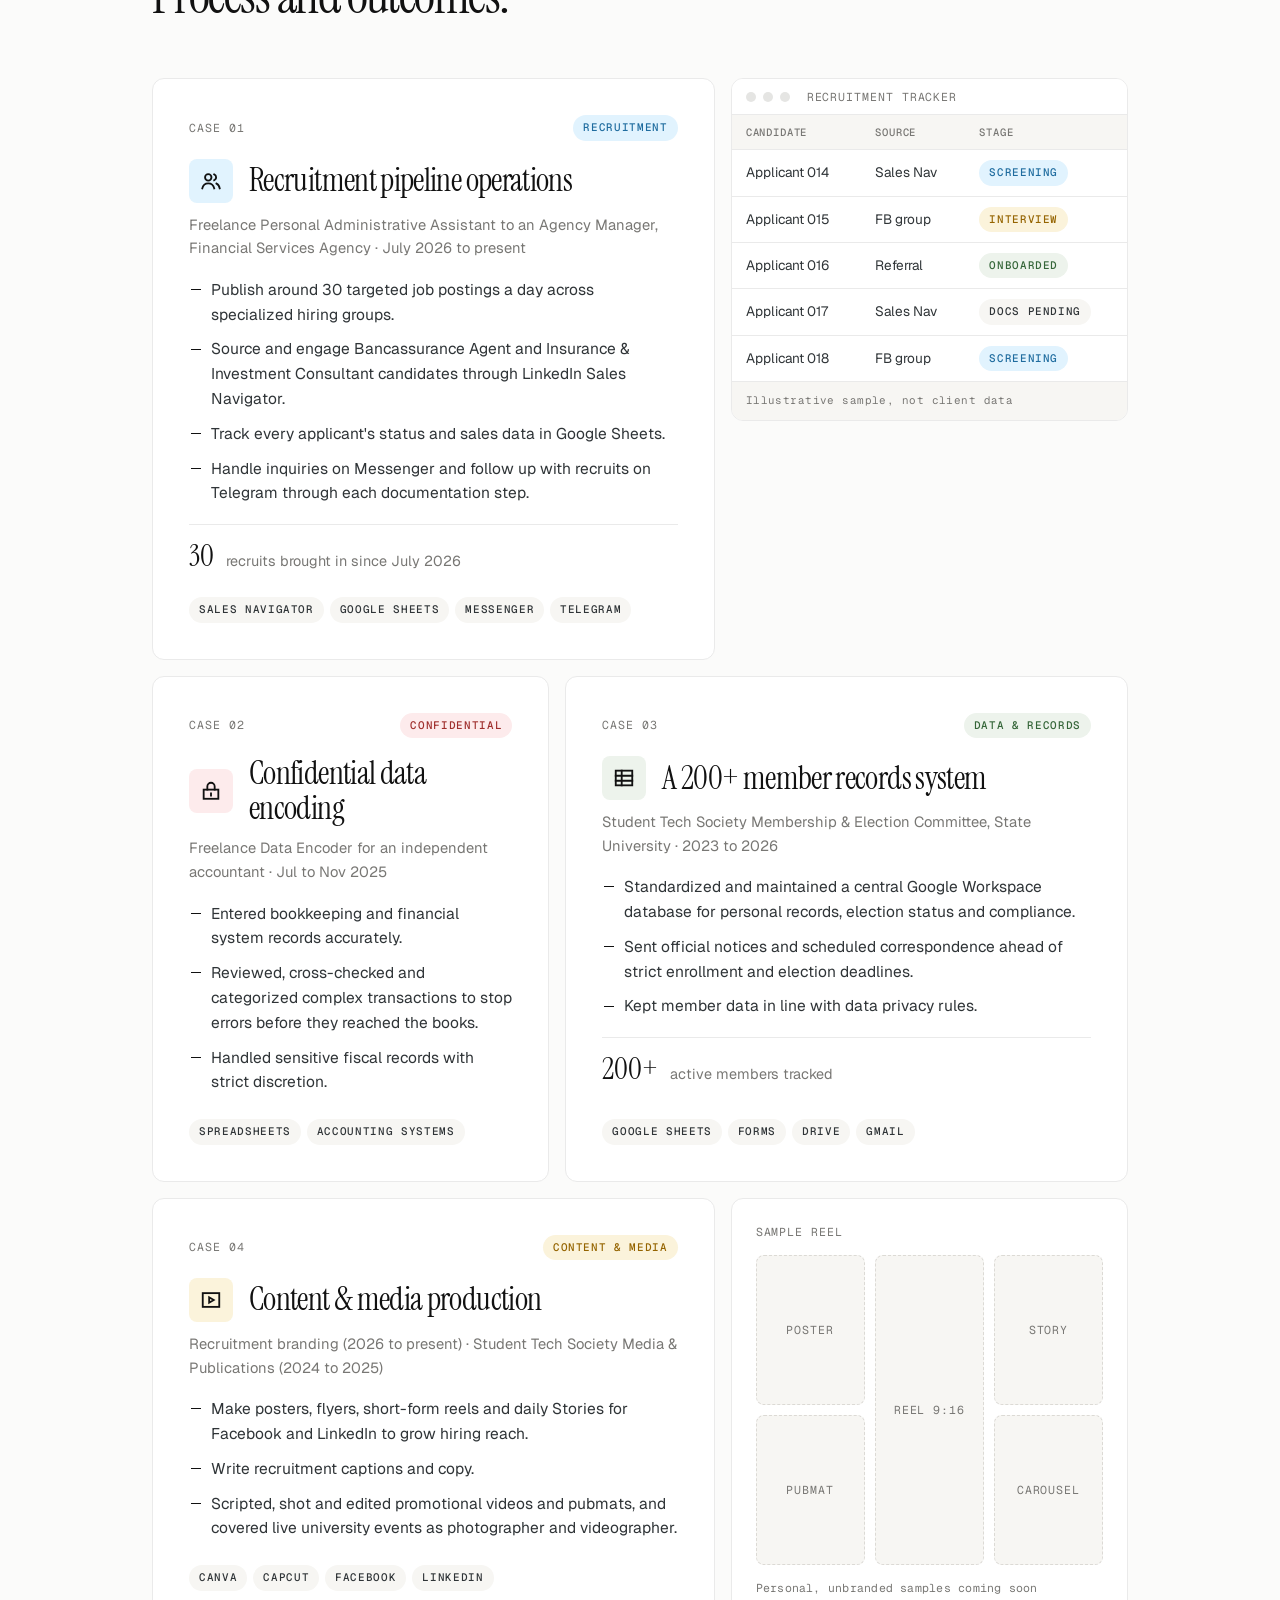
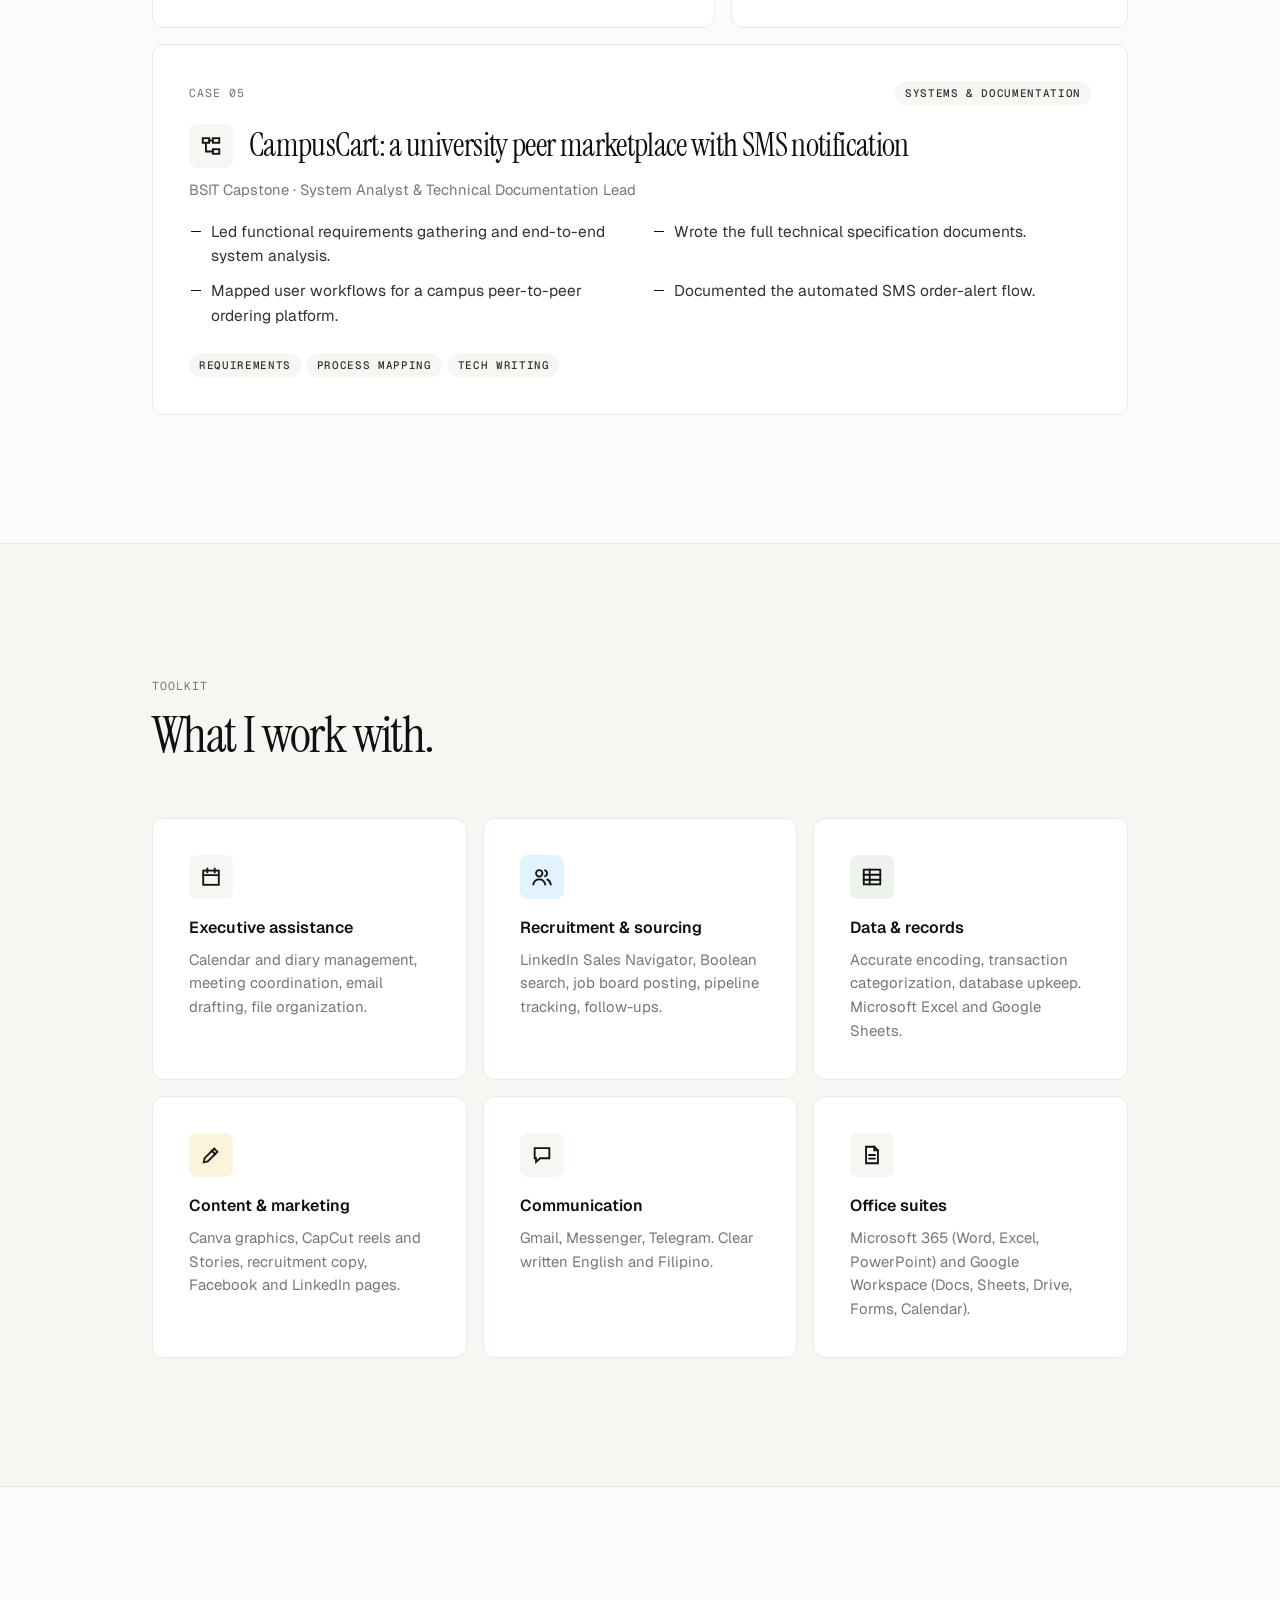
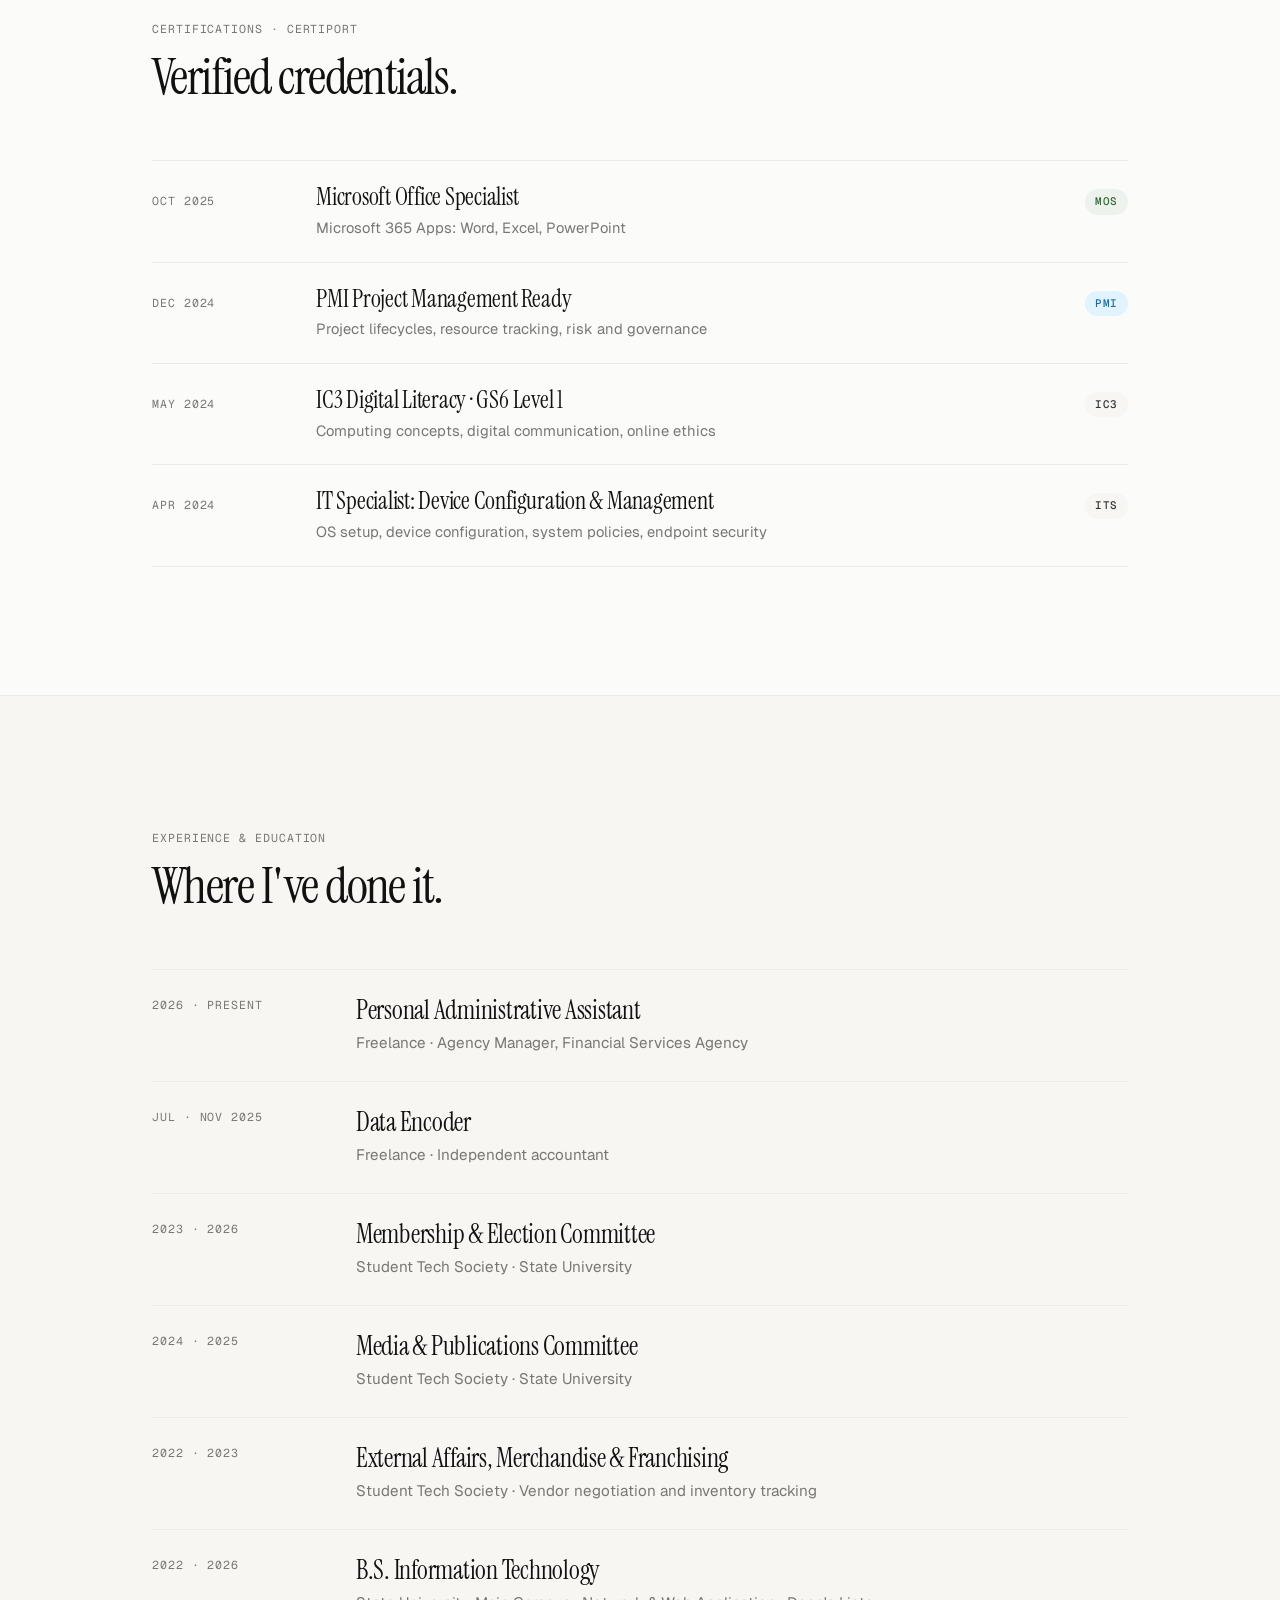
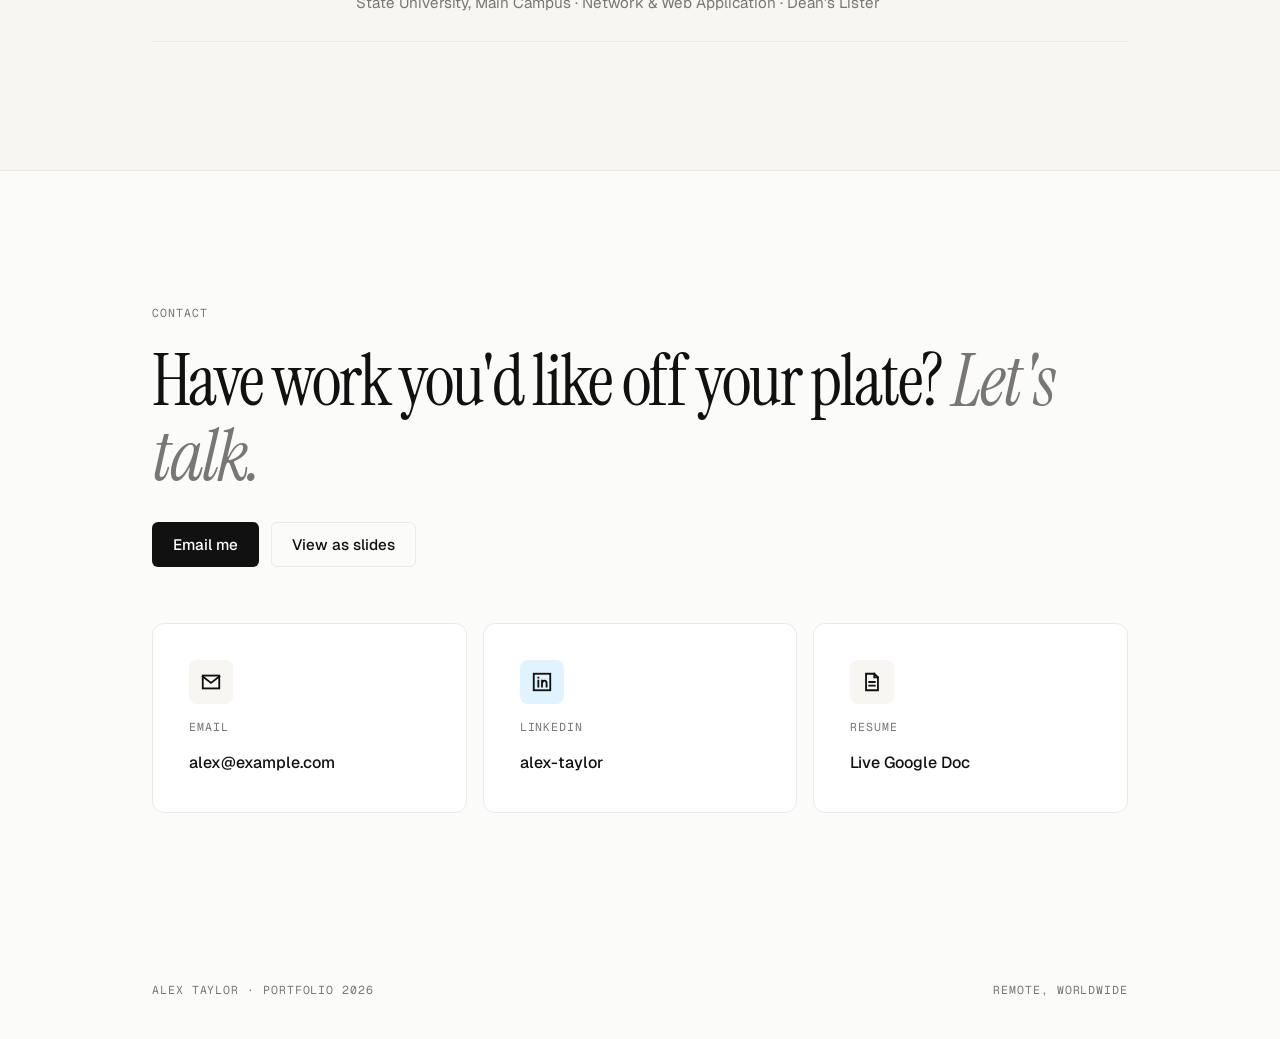
<file: examples/portfolio/index.html>
<!doctype html>
<html lang="en">
<head>
<meta charset="utf-8">
<meta name="viewport" content="width=device-width, initial-scale=1">
<title>Alex Taylor | Remote Admin, Recruitment &amp; Data Support</title>
<meta name="description" content="Portfolio of Alex Taylor: virtual assistance, recruitment sourcing, data encoding and content production. BSIT graduate, Remote, Worldwide.">
<link rel="stylesheet" href="styles.css">
<style>
  .wrap { max-width: 1040px; margin: 0 auto; padding: 0 32px; }
  .read { max-width: 680px; }

  /* Top bar */
  .top { position: sticky; top: 0; z-index: 20; background: rgba(251,251,250,0.82); backdrop-filter: saturate(1.4) blur(10px);
    -webkit-backdrop-filter: saturate(1.4) blur(10px); border-bottom: 1px solid var(--line); }
  .top .wrap { display: flex; align-items: center; justify-content: space-between; height: 60px; }
  .brand { font: 400 1.35rem var(--serif); color: var(--ink); text-decoration: none; letter-spacing: -0.02em; }
  .nav { display: flex; gap: 26px; align-items: center; }
  .nav a { text-decoration: none; font-size: 0.88rem; color: var(--muted); transition: color 150ms; }
  .nav a:hover { color: var(--ink); }
  .nav .btn { padding: 8px 14px; font-size: 0.85rem; color: var(--ink); }

  section { padding: 128px 0; border-bottom: 1px solid var(--line); position: relative; }
  section.band { background: var(--bone); }
  .sec-head { display: flex; align-items: baseline; justify-content: space-between; gap: 24px; margin-bottom: 56px; flex-wrap: wrap; }
  h2.serif { font-size: clamp(2.2rem, 4vw, 3.25rem); margin: 10px 0 0; }

  /* Hero */
  .hero { padding: 120px 0 112px; overflow: hidden; }
  .hero .wrap { position: relative; z-index: 1; }
  .hero h1 { font-size: clamp(3rem, 7vw, 5.5rem); margin: 28px 0 24px; }
  .hero p.lead { font-size: 1.2rem; color: var(--text); max-width: 600px; margin: 0 0 36px; }
  .hero-meta { display: flex; gap: 10px; flex-wrap: wrap; margin-bottom: 40px; }
  .cta { display: flex; gap: 12px; flex-wrap: wrap; }
  .avail { display: inline-flex; align-items: center; gap: 8px; }
  .avail::before { content: ""; width: 7px; height: 7px; border-radius: 50%; background: var(--green); }

  /* Metrics */
  .metrics { display: grid; grid-template-columns: repeat(4, 1fr); border: 1px solid var(--line); border-radius: 12px; background: var(--surface); }
  .metric { padding: 36px 32px; border-right: 1px solid var(--line); }
  .metric:last-child { border-right: 0; }
  .metric b { display: block; font: 400 3.6rem/1 var(--serif); color: var(--ink); letter-spacing: -0.03em; margin-bottom: 14px; }
  .metric p { margin: 8px 0 0; font-size: 0.9rem; color: var(--muted); }

  /* Bento */
  .bento { display: grid; grid-template-columns: repeat(12, minmax(0, 1fr)); gap: 16px; }
  .bento > * { min-width: 0; }
  .c7 { grid-column: span 7; } .c5 { grid-column: span 5; } .c4 { grid-column: span 4; } .c6 { grid-column: span 6; } .c12 { grid-column: span 12; }
  .case { display: flex; flex-direction: column; gap: 18px; }
  .case-top { display: flex; align-items: center; justify-content: space-between; gap: 12px; }
  .case h3 { font: 400 2rem/1.1 var(--serif); letter-spacing: -0.02em; color: var(--ink); margin: 0; }
  .case .ctx { color: var(--muted); font-size: 0.92rem; margin: -8px 0 0; }
  .case ul { margin: 0; padding: 0; list-style: none; display: grid; gap: 10px; }
  .case li { padding-left: 22px; position: relative; font-size: 0.97rem; }
  .case li::before { content: ""; position: absolute; left: 2px; top: 0.72em; width: 10px; height: 1px; background: var(--ink); }
  .case .tools { display: flex; gap: 6px; flex-wrap: wrap; margin-top: auto; padding-top: 6px; }
  .outcome { border-top: 1px solid var(--line); padding-top: 16px; display: flex; gap: 12px; align-items: baseline; }
  .outcome b { font: 400 1.9rem/1 var(--serif); color: var(--ink); }
  .outcome span { font-size: 0.9rem; color: var(--muted); }
  .note { font-family: var(--mono); font-size: 0.68rem; color: var(--muted); letter-spacing: 0.04em; padding: 10px 14px; border-top: 1px solid var(--line); background: var(--bone); }
  .sample-tiles { display: grid; grid-template-columns: repeat(3, minmax(0, 1fr)); grid-template-rows: repeat(2, 150px); gap: 10px; }
  .sample-tiles div { min-width: 0; border: 1px dashed #DCDAD5; border-radius: 8px; background: var(--bone); display: grid; place-items: center; text-align: center; padding: 10px; }
  .sample-tiles div:nth-child(2) { grid-row: span 2; }

  /* Toolkit */
  .tk { display: grid; grid-template-columns: repeat(3, 1fr); gap: 16px; }
  .tk h3 { font: 600 1rem var(--sans); color: var(--ink); margin: 18px 0 10px; }
  .tk p { margin: 0; font-size: 0.93rem; color: var(--muted); }

  /* Certs */
  .certs { border-top: 1px solid var(--line); }
  .cert { display: grid; grid-template-columns: 140px 1fr auto; gap: 24px; padding: 22px 0; border-bottom: 1px solid var(--line); align-items: baseline; }
  .cert h3 { font: 400 1.5rem/1.2 var(--serif); color: var(--ink); margin: 0; letter-spacing: -0.01em; }
  .cert p { margin: 4px 0 0; color: var(--muted); font-size: 0.92rem; }

  /* Timeline */
  .tl { border-top: 1px solid var(--line); }
  .row { display: grid; grid-template-columns: 180px 1fr; gap: 24px; padding: 26px 0; border-bottom: 1px solid var(--line); }
  .row h3 { font: 400 1.6rem/1.2 var(--serif); color: var(--ink); margin: 0; letter-spacing: -0.01em; }
  .row p { margin: 4px 0 0; color: var(--muted); font-size: 0.95rem; }

  /* Contact */
  .contact h2 { font-size: clamp(2.6rem, 6vw, 4.5rem); margin: 18px 0 28px; }
  .contact-grid { display: grid; grid-template-columns: repeat(3, 1fr); gap: 16px; margin-top: 56px; }
  .contact-grid a { text-decoration: none; display: flex; flex-direction: column; gap: 14px; }
  .contact-grid strong { font-weight: 500; color: var(--ink); word-break: break-word; }
  footer { padding: 40px 0; }
  footer .wrap { display: flex; justify-content: space-between; gap: 16px; flex-wrap: wrap; }

  /* Motion */
  @media (prefers-reduced-motion: no-preference) {
    .reveal { opacity: 0; transform: translateY(12px); transition: opacity 600ms var(--ease), transform 600ms var(--ease); transition-delay: calc(var(--i, 0) * 80ms); }
    .reveal.in { opacity: 1; transform: none; }
  }

  @media (max-width: 860px) {
    .nav a:not(.btn) { display: none; }
    .metrics { grid-template-columns: repeat(2, 1fr); }
    .metric:nth-child(2) { border-right: 0; }
    .metric:nth-child(-n+2) { border-bottom: 1px solid var(--line); }
    .bento > * { grid-column: span 12; }
    .tk, .contact-grid { grid-template-columns: 1fr; }
    .cert { grid-template-columns: 1fr; gap: 6px; }
    .row { grid-template-columns: 1fr; gap: 6px; }
    section { padding: 80px 0; }
    .wrap { padding: 0 20px; }
  }
</style>
</head>
<body>

<svg width="0" height="0" style="position:absolute" aria-hidden="true">
  <symbol id="i-users" viewBox="0 0 24 24"><circle cx="9" cy="8" r="3.5"/><path d="M2.5 20c.8-3.6 3.4-5.5 6.5-5.5s5.7 1.9 6.5 5.5"/><path d="M15.5 4.8a3.5 3.5 0 0 1 0 6.4M18 14.8c1.8.8 3 2.5 3.5 5.2"/></symbol>
  <symbol id="i-table" viewBox="0 0 24 24"><rect x="3" y="4" width="18" height="16"/><path d="M3 9.5h18M3 15h18M9.5 4v16"/></symbol>
  <symbol id="i-lock" viewBox="0 0 24 24"><rect x="4" y="10.5" width="16" height="10"/><path d="M8 10.5V7a4 4 0 0 1 8 0v3.5M12 14.5v2.5"/></symbol>
  <symbol id="i-play" viewBox="0 0 24 24"><rect x="3" y="4.5" width="18" height="15"/><path d="M10 9v6l5-3z"/></symbol>
  <symbol id="i-flow" viewBox="0 0 24 24"><rect x="3" y="3.5" width="7" height="5"/><rect x="14" y="15.5" width="7" height="5"/><rect x="14" y="3.5" width="7" height="5"/><path d="M10 6h4M6.5 8.5V18H14"/></symbol>
  <symbol id="i-cal" viewBox="0 0 24 24"><rect x="3.5" y="5" width="17" height="15.5"/><path d="M3.5 10h17M8 3v4M16 3v4"/></symbol>
  <symbol id="i-chat" viewBox="0 0 24 24"><path d="M4 4.5h16v11H10l-4.5 4v-4H4z"/></symbol>
  <symbol id="i-pen" viewBox="0 0 24 24"><path d="M4 20l1-4.5L15.5 5l3.5 3.5L8.5 19z"/><path d="M13 7.5l3.5 3.5"/></symbol>
  <symbol id="i-mail" viewBox="0 0 24 24"><rect x="3" y="5" width="18" height="14"/><path d="M3 6l9 7 9-7"/></symbol>
  <symbol id="i-in" viewBox="0 0 24 24"><rect x="3" y="3" width="18" height="18"/><path d="M8 10.5V17M8 7.2v.1M12 17v-6.5M12 13.5c0-2 1.3-3 2.8-3s2.2 1 2.2 3V17"/></symbol>
  <symbol id="i-doc" viewBox="0 0 24 24"><path d="M5.5 3h9l4 4v14h-13z"/><path d="M14.5 3v4h4M9 12h6M9 16h6"/></symbol>
  <symbol id="i-arrow" viewBox="0 0 24 24"><path d="M5 12h14M13 6l6 6-6 6"/></symbol>
</svg>

<header class="top">
  <div class="wrap">
    <a class="brand" href="#top">Alex Taylor</a>
    <nav class="nav" aria-label="Sections">
      <a href="#work">Work</a>
      <a href="#toolkit">Toolkit</a>
      <a href="#certifications">Certifications</a>
      <a href="#experience">Experience</a>
      <a class="btn ghost" href="deck.html">View as slides</a>
    </nav>
  </div>
</header>

<main id="top">

  <!-- HERO -->
  <section class="hero" aria-labelledby="hero-title">
    <div class="texture"></div>
    <div class="wrap">
      <div class="monogram reveal" aria-hidden="true">AT</div>
      <h1 id="hero-title" class="serif reveal" style="--i:1">Admin, recruitment &amp; data support <em>you can hand things to.</em></h1>
      <p class="lead reveal" style="--i:2">I'm Alex, a BSIT graduate and freelance personal administrative assistant. I keep calendars clear, candidate pipelines moving and records accurate, and I treat confidential information carefully.</p>
      <div class="hero-meta reveal" style="--i:3">
        <span class="tag green avail">Open to full-time remote</span>
        <span class="tag plain">Remote, Worldwide</span>
        <span class="tag plain">Flexible time zone</span>
        <span class="tag plain">English · Filipino</span>
      </div>
      <div class="cta reveal" style="--i:4">
        <a class="btn primary" href="mailto:alex@example.com">Email me <svg width="16" height="16" style="stroke:#fff;stroke-width:2;fill:none"><use href="#i-arrow"/></svg></a>
        <a class="btn ghost" href="https://docs.google.com/document/d/e/sample-resume-doc/pub" target="_blank" rel="noopener">Live resume</a>
      </div>
    </div>
  </section>

  <!-- METRICS -->
  <section class="band" aria-labelledby="numbers-title" style="padding:96px 0">
    <div class="wrap">
      <div class="sec-head"><div><span class="label">By the numbers</span><h2 id="numbers-title" class="serif">What the work looks like.</h2></div></div>
      <div class="metrics">
        <div class="metric reveal"><b>~30</b><span class="label">Job posts / day</span><p>Published across hiring groups</p></div>
        <div class="metric reveal" style="--i:1"><b>30</b><span class="label">Recruits</span><p>Brought in since July 2026</p></div>
        <div class="metric reveal" style="--i:2"><b>200+</b><span class="label">Member records</span><p>Kept in a Google Workspace database</p></div>
        <div class="metric reveal" style="--i:3"><b>4</b><span class="label">Certifications</span><p>Certiport: MOS, PMI, IT Specialist, IC3</p></div>
      </div>
    </div>
  </section>

  <!-- WORK -->
  <section id="work" aria-labelledby="work-title">
    <div class="wrap">
      <div class="sec-head">
        <div><span class="label">Selected work · 05 cases</span><h2 id="work-title" class="serif">Process and outcomes.</h2></div>
        <span class="tag red">Client work under NDA · process only</span>
      </div>

      <div class="bento">
        <!-- Case 01 -->
        <article class="card case c7 reveal">
          <div class="case-top"><span class="label">Case 01</span><span class="tag blue">Recruitment</span></div>
          <div style="display:flex;gap:16px;align-items:center"><div class="ico blue"><svg><use href="#i-users"/></svg></div><h3>Recruitment pipeline operations</h3></div>
          <p class="ctx">Freelance Personal Administrative Assistant to an Agency Manager, Financial Services Agency · July 2026 to present</p>
          <ul>
            <li>Publish around 30 targeted job postings a day across specialized hiring groups.</li>
            <li>Source and engage Bancassurance Agent and Insurance &amp; Investment Consultant candidates through LinkedIn Sales Navigator.</li>
            <li>Track every applicant's status and sales data in Google Sheets.</li>
            <li>Handle inquiries on Messenger and follow up with recruits on Telegram through each documentation step.</li>
          </ul>
          <div class="outcome"><b>30</b><span>recruits brought in since July 2026</span></div>
          <div class="tools"><span class="tag plain">Sales Navigator</span><span class="tag plain">Google Sheets</span><span class="tag plain">Messenger</span><span class="tag plain">Telegram</span></div>
        </article>

        <!-- Tracker mock -->
        <div class="window c5 reveal" style="--i:1;align-self:start">
          <div class="window-bar"><i></i><i></i><i></i><span class="label">Recruitment tracker</span></div>
          <div style="overflow-x:auto">
          <table class="tracker">
            <thead><tr><th>Candidate</th><th>Source</th><th>Stage</th></tr></thead>
            <tbody>
              <tr><td>Applicant 014</td><td>Sales Nav</td><td><span class="tag blue">Screening</span></td></tr>
              <tr><td>Applicant 015</td><td>FB group</td><td><span class="tag yellow">Interview</span></td></tr>
              <tr><td>Applicant 016</td><td>Referral</td><td><span class="tag green">Onboarded</span></td></tr>
              <tr><td>Applicant 017</td><td>Sales Nav</td><td><span class="tag plain">Docs pending</span></td></tr>
              <tr><td>Applicant 018</td><td>FB group</td><td><span class="tag blue">Screening</span></td></tr>
            </tbody>
          </table>
          </div>
          <div class="note">Illustrative sample, not client data</div>
        </div>

        <!-- Case 02 -->
        <article class="card case c5 reveal">
          <div class="case-top"><span class="label">Case 02</span><span class="tag red">Confidential</span></div>
          <div style="display:flex;gap:16px;align-items:center"><div class="ico red"><svg><use href="#i-lock"/></svg></div><h3>Confidential data encoding</h3></div>
          <p class="ctx">Freelance Data Encoder for an independent accountant · Jul to Nov 2025</p>
          <ul>
            <li>Entered bookkeeping and financial system records accurately.</li>
            <li>Reviewed, cross-checked and categorized complex transactions to stop errors before they reached the books.</li>
            <li>Handled sensitive fiscal records with strict discretion.</li>
          </ul>
          <div class="tools"><span class="tag plain">Spreadsheets</span><span class="tag plain">Accounting systems</span></div>
        </article>

        <!-- Case 03 -->
        <article class="card case c7 reveal" style="--i:1">
          <div class="case-top"><span class="label">Case 03</span><span class="tag green">Data &amp; Records</span></div>
          <div style="display:flex;gap:16px;align-items:center"><div class="ico green"><svg><use href="#i-table"/></svg></div><h3>A 200+ member records system</h3></div>
          <p class="ctx">Student Tech Society Membership &amp; Election Committee, State University · 2023 to 2026</p>
          <ul>
            <li>Standardized and maintained a central Google Workspace database for personal records, election status and compliance.</li>
            <li>Sent official notices and scheduled correspondence ahead of strict enrollment and election deadlines.</li>
            <li>Kept member data in line with data privacy rules.</li>
          </ul>
          <div class="outcome"><b>200+</b><span>active members tracked</span></div>
          <div class="tools"><span class="tag plain">Google Sheets</span><span class="tag plain">Forms</span><span class="tag plain">Drive</span><span class="tag plain">Gmail</span></div>
        </article>

        <!-- Case 04 -->
        <article class="card case c7 reveal">
          <div class="case-top"><span class="label">Case 04</span><span class="tag yellow">Content &amp; Media</span></div>
          <div style="display:flex;gap:16px;align-items:center"><div class="ico yellow"><svg><use href="#i-play"/></svg></div><h3>Content &amp; media production</h3></div>
          <p class="ctx">Recruitment branding (2026 to present) · Student Tech Society Media &amp; Publications (2024 to 2025)</p>
          <ul>
            <li>Make posters, flyers, short-form reels and daily Stories for Facebook and LinkedIn to grow hiring reach.</li>
            <li>Write recruitment captions and copy.</li>
            <li>Scripted, shot and edited promotional videos and pubmats, and covered live university events as photographer and videographer.</li>
          </ul>
          <div class="tools"><span class="tag plain">Canva</span><span class="tag plain">CapCut</span><span class="tag plain">Facebook</span><span class="tag plain">LinkedIn</span></div>
        </article>

        <div class="card c5 reveal" style="--i:1;padding:24px">
          <span class="label" style="display:block;margin-bottom:14px">Sample reel</span>
          <div class="sample-tiles">
            <div><span class="label">Poster</span></div>
            <div><span class="label">Reel 9:16</span></div>
            <div><span class="label">Story</span></div>
            <div><span class="label">Pubmat</span></div>
            <div><span class="label">Carousel</span></div>
          </div>
          <p class="label" style="margin:14px 0 0;text-transform:none;letter-spacing:.02em">Personal, unbranded samples coming soon</p>
        </div>

        <!-- Case 05 -->
        <article class="card case c12 reveal">
          <div class="case-top"><span class="label">Case 05</span><span class="tag plain">Systems &amp; Documentation</span></div>
          <div style="display:flex;gap:16px;align-items:center"><div class="ico plain"><svg><use href="#i-flow"/></svg></div><h3>CampusCart: a university peer marketplace with SMS notification</h3></div>
          <p class="ctx">BSIT Capstone · System Analyst &amp; Technical Documentation Lead</p>
          <div class="bento" style="gap:24px">
            <ul class="c6" style="grid-column:span 6">
              <li>Led functional requirements gathering and end-to-end system analysis.</li>
              <li>Mapped user workflows for a campus peer-to-peer ordering platform.</li>
            </ul>
            <ul class="c6" style="grid-column:span 6">
              <li>Wrote the full technical specification documents.</li>
              <li>Documented the automated SMS order-alert flow.</li>
            </ul>
          </div>
          <div class="tools"><span class="tag plain">Requirements</span><span class="tag plain">Process mapping</span><span class="tag plain">Tech writing</span></div>
        </article>
      </div>
    </div>
  </section>

  <!-- TOOLKIT -->
  <section id="toolkit" class="band" aria-labelledby="toolkit-title">
    <div class="wrap">
      <div class="sec-head"><div><span class="label">Toolkit</span><h2 id="toolkit-title" class="serif">What I work with.</h2></div></div>
      <div class="tk">
        <div class="card reveal"><div class="ico plain"><svg><use href="#i-cal"/></svg></div><h3>Executive assistance</h3><p>Calendar and diary management, meeting coordination, email drafting, file organization.</p></div>
        <div class="card reveal" style="--i:1"><div class="ico blue"><svg><use href="#i-users"/></svg></div><h3>Recruitment &amp; sourcing</h3><p>LinkedIn Sales Navigator, Boolean search, job board posting, pipeline tracking, follow-ups.</p></div>
        <div class="card reveal" style="--i:2"><div class="ico green"><svg><use href="#i-table"/></svg></div><h3>Data &amp; records</h3><p>Accurate encoding, transaction categorization, database upkeep. Microsoft Excel and Google Sheets.</p></div>
        <div class="card reveal"><div class="ico yellow"><svg><use href="#i-pen"/></svg></div><h3>Content &amp; marketing</h3><p>Canva graphics, CapCut reels and Stories, recruitment copy, Facebook and LinkedIn pages.</p></div>
        <div class="card reveal" style="--i:1"><div class="ico plain"><svg><use href="#i-chat"/></svg></div><h3>Communication</h3><p>Gmail, Messenger, Telegram. Clear written English and Filipino.</p></div>
        <div class="card reveal" style="--i:2"><div class="ico plain"><svg><use href="#i-doc"/></svg></div><h3>Office suites</h3><p>Microsoft 365 (Word, Excel, PowerPoint) and Google Workspace (Docs, Sheets, Drive, Forms, Calendar).</p></div>
      </div>
    </div>
  </section>

  <!-- CERTIFICATIONS -->
  <section id="certifications" aria-labelledby="cert-title">
    <div class="wrap">
      <div class="sec-head"><div><span class="label">Certifications · Certiport</span><h2 id="cert-title" class="serif">Verified credentials.</h2></div></div>
      <div class="certs">
        <div class="cert reveal"><span class="label">Oct 2025</span><div><h3>Microsoft Office Specialist</h3><p>Microsoft 365 Apps: Word, Excel, PowerPoint</p></div><span class="tag green">MOS</span></div>
        <div class="cert reveal"><span class="label">Dec 2024</span><div><h3>PMI Project Management Ready</h3><p>Project lifecycles, resource tracking, risk and governance</p></div><span class="tag blue">PMI</span></div>
        <div class="cert reveal"><span class="label">May 2024</span><div><h3>IC3 Digital Literacy · GS6 Level 1</h3><p>Computing concepts, digital communication, online ethics</p></div><span class="tag plain">IC3</span></div>
        <div class="cert reveal"><span class="label">Apr 2024</span><div><h3>IT Specialist: Device Configuration &amp; Management</h3><p>OS setup, device configuration, system policies, endpoint security</p></div><span class="tag plain">ITS</span></div>
      </div>
    </div>
  </section>

  <!-- EXPERIENCE -->
  <section id="experience" class="band" aria-labelledby="exp-title">
    <div class="wrap">
      <div class="sec-head"><div><span class="label">Experience &amp; education</span><h2 id="exp-title" class="serif">Where I've done it.</h2></div></div>
      <div class="tl">
        <div class="row reveal"><span class="label">2026 · Present</span><div><h3>Personal Administrative Assistant</h3><p>Freelance · Agency Manager, Financial Services Agency</p></div></div>
        <div class="row reveal"><span class="label">Jul · Nov 2025</span><div><h3>Data Encoder</h3><p>Freelance · Independent accountant</p></div></div>
        <div class="row reveal"><span class="label">2023 · 2026</span><div><h3>Membership &amp; Election Committee</h3><p>Student Tech Society · State University</p></div></div>
        <div class="row reveal"><span class="label">2024 · 2025</span><div><h3>Media &amp; Publications Committee</h3><p>Student Tech Society · State University</p></div></div>
        <div class="row reveal"><span class="label">2022 · 2023</span><div><h3>External Affairs, Merchandise &amp; Franchising</h3><p>Student Tech Society · Vendor negotiation and inventory tracking</p></div></div>
        <div class="row reveal"><span class="label">2022 · 2026</span><div><h3>B.S. Information Technology</h3><p>State University, Main Campus · Network &amp; Web Application · Dean's Lister</p></div></div>
      </div>
    </div>
  </section>

  <!-- CONTACT -->
  <section class="contact" aria-labelledby="contact-title" style="border-bottom:0">
    <div class="wrap">
      <span class="label">Contact</span>
      <h2 id="contact-title" class="serif reveal">Have work you'd like off your plate? <em>Let's talk.</em></h2>
      <div class="cta reveal" style="--i:1"><a class="btn primary" href="mailto:alex@example.com">Email me</a><a class="btn ghost" href="deck.html">View as slides</a></div>
      <div class="contact-grid">
        <a class="card reveal" href="mailto:alex@example.com"><div class="ico plain"><svg><use href="#i-mail"/></svg></div><span class="label">Email</span><strong>alex@example.com</strong></a>
        <a class="card reveal" style="--i:1" href="https://www.linkedin.com/in/alex-taylor/" target="_blank" rel="noopener"><div class="ico blue"><svg><use href="#i-in"/></svg></div><span class="label">LinkedIn</span><strong>alex-taylor</strong></a>
        <a class="card reveal" style="--i:2" href="https://docs.google.com/document/d/e/sample-resume-doc/pub" target="_blank" rel="noopener"><div class="ico plain"><svg><use href="#i-doc"/></svg></div><span class="label">Resume</span><strong>Live Google Doc</strong></a>
      </div>
    </div>
  </section>
</main>

<footer>
  <div class="wrap"><span class="label">Alex Taylor · Portfolio 2026</span><span class="label">Remote, Worldwide</span></div>
</footer>

<script>
  const els = document.querySelectorAll('.reveal');
  if ('IntersectionObserver' in window) {
    const io = new IntersectionObserver((entries) => {
      entries.forEach(e => { if (e.isIntersecting) { e.target.classList.add('in'); io.unobserve(e.target); } });
    }, { rootMargin: '0px 0px -8% 0px' });
    els.forEach(el => io.observe(el));
  } else { els.forEach(el => el.classList.add('in')); }
</script>
</body>
</html>
</file>
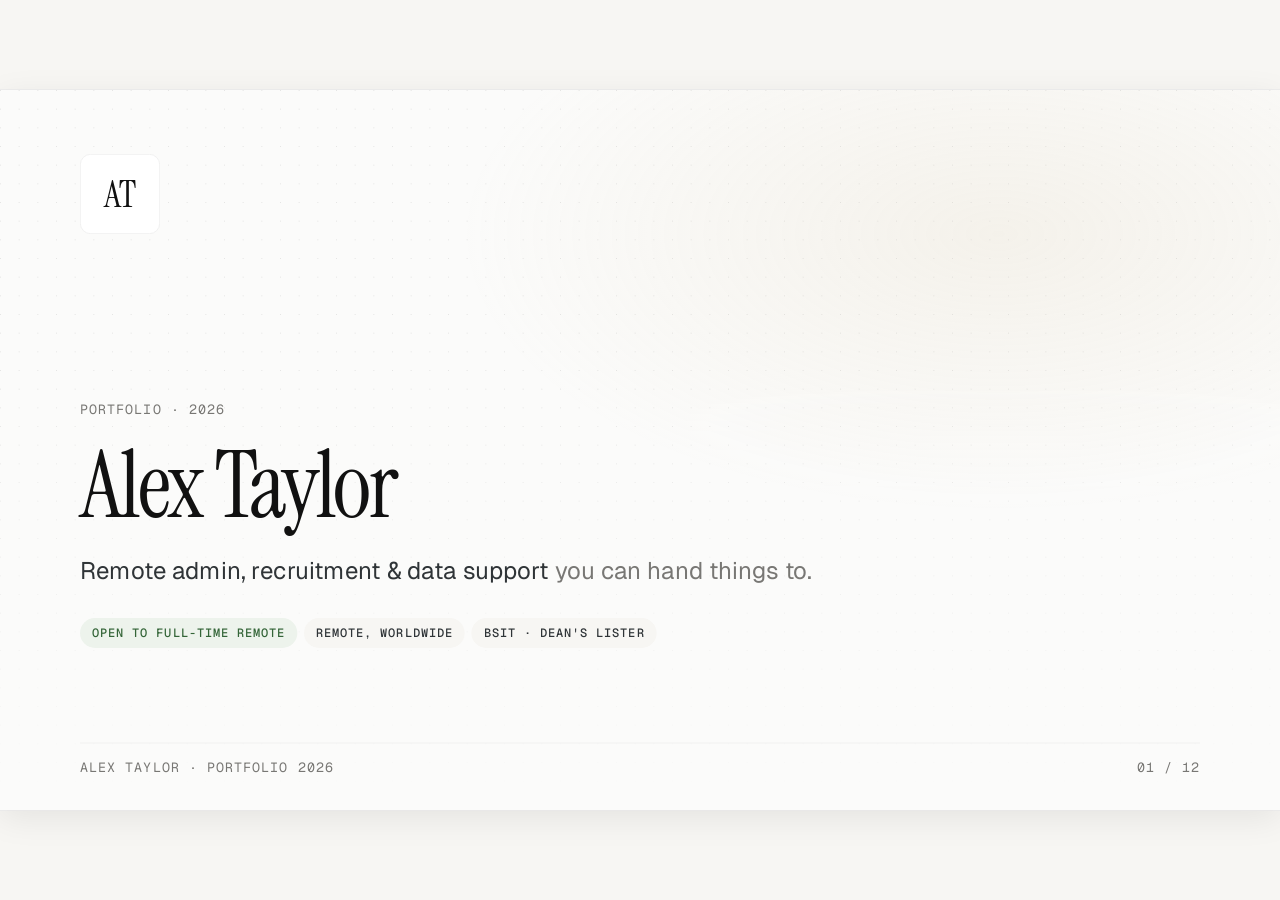
<file: examples/portfolio/deck.html>
<!doctype html>
<html lang="en">
<head>
<meta charset="utf-8">
<meta name="viewport" content="width=device-width, initial-scale=1">
<title>Alex Taylor | Portfolio Deck</title>
<link rel="stylesheet" href="styles.css">
<style>
  html, body { height: 100%; width: 100%; margin: 0; padding: 0; overflow: hidden; background: var(--bone); }
  .viewport { position: fixed; inset: 0; overflow: hidden; }
  .stage { position: absolute; left: 50%; top: 50%; width: 1920px; height: 1080px; transform-origin: center center;
    box-shadow: 0 12px 48px rgba(0,0,0,0.08), 0 0 0 1px var(--line); }
  .slide { position: absolute; inset: 0; background: var(--canvas); padding: 96px 120px 120px; display: flex; flex-direction: column;
    opacity: 0; visibility: hidden; pointer-events: none; overflow: hidden; font-size: 30px; box-shadow: 0 0 0 1px var(--line); }
  .slide.active { opacity: 1; visibility: visible; pointer-events: auto; }
  @media (prefers-reduced-motion: no-preference) {
    .slide { transition: opacity 400ms var(--ease), visibility 0s linear 400ms; }
    .slide.active { transition: opacity 400ms var(--ease), visibility 0s; }
  }
  .slide > * { position: relative; z-index: 1; }
  .slide > .texture { position: absolute; z-index: 0; }
  .slide .label { font-size: 20px; }
  .slide .tag { font-size: 18px; padding: 8px 18px; }
  .foot { position: absolute; left: 120px; right: 120px; bottom: 48px; display: flex; justify-content: space-between; border-top: 1px solid var(--line); padding-top: 20px; }
  h1.serif { font-size: 140px; margin: 0; }
  h2.serif { font-size: 88px; margin: 18px 0 0; }
  .lead { font-size: 36px; line-height: 1.5; color: var(--text); max-width: 1280px; margin: 40px 0 0; }
  .muted { color: var(--muted); }

  .grid { display: grid; gap: 28px; }
  .g2 { grid-template-columns: 1fr 1fr; } .g3 { grid-template-columns: repeat(3, 1fr); } .g4 { grid-template-columns: repeat(4, 1fr); }
  .g75 { grid-template-columns: 7fr 5fr; }
  .slide .card { padding: 44px; }
  .slide .ico { width: 72px; height: 72px; border-radius: 12px; }
  .slide .ico svg { width: 36px; height: 36px; }

  .metric b { display: block; font: 400 160px/1 var(--serif); color: var(--ink); letter-spacing: -0.04em; margin-bottom: 24px; }
  .metric p { margin: 14px 0 0; font-size: 28px; color: var(--muted); line-height: 1.4; }

  .case-h { display: flex; align-items: center; justify-content: space-between; }
  .bul { list-style: none; margin: 0; padding: 0; display: grid; gap: 22px; }
  .bul li { position: relative; padding-left: 44px; font-size: 30px; line-height: 1.45; }
  .bul li::before { content: ""; position: absolute; left: 0; top: 0.72em; width: 22px; height: 2px; background: var(--ink); }
  .ctx { font-size: 26px; color: var(--muted); margin: 14px 0 0; }
  .outcome { display: flex; align-items: baseline; gap: 22px; border-top: 1px solid var(--line); padding-top: 28px; }
  .outcome b { font: 400 112px/1 var(--serif); color: var(--ink); letter-spacing: -0.03em; }
  .outcome span { font-size: 30px; color: var(--muted); }
  .tools { display: flex; gap: 10px; flex-wrap: wrap; }

  .slide .tracker { font-size: 24px; }
  .slide .tracker th { font-size: 16px; padding: 18px 24px; }
  .slide .tracker td { padding: 18px 24px; }
  .slide .window-bar { height: 52px; gap: 10px; padding: 0 20px; }
  .slide .window-bar i { width: 14px; height: 14px; }
  .note { font: 16px var(--mono); color: var(--muted); padding: 14px 24px; border-top: 1px solid var(--line); background: var(--bone); letter-spacing: .04em; }

  .tiles { display: grid; grid-template-columns: repeat(3, 1fr); gap: 18px; height: 100%; }
  .tiles div { border: 1.5px dashed #DCDAD5; border-radius: 12px; background: var(--bone); display: grid; place-items: center; }
  .tiles div:nth-child(2) { grid-row: span 2; }

  .rows { border-top: 1px solid var(--line); }
  .r { display: grid; grid-template-columns: 300px 1fr auto; gap: 40px; padding: 30px 0; border-bottom: 1px solid var(--line); align-items: baseline; }
  .r h3 { font: 400 46px/1.15 var(--serif); color: var(--ink); margin: 0; letter-spacing: -0.015em; }
  .r p { margin: 6px 0 0; font-size: 26px; color: var(--muted); }

  .tk h3 { font: 600 32px var(--sans); color: var(--ink); margin: 28px 0 12px; }
  .tk p { margin: 0; font-size: 26px; color: var(--muted); line-height: 1.45; }

  .contact-row { display: grid; grid-template-columns: 1.45fr 1fr 1fr; gap: 28px; }
  .contact-row .card { display: flex; flex-direction: column; gap: 20px; }
  .contact-row strong { font-size: 30px; font-weight: 500; color: var(--ink); word-break: break-word; }
  .slide .monogram { width: 120px; height: 120px; font-size: 56px; border-radius: 16px; }
  .spacer { flex: 1; }

  /* Chrome */
  .hud { position: fixed; bottom: 18px; left: 50%; transform: translateX(-50%); display: flex; gap: 8px; align-items: center; z-index: 10;
    background: rgba(255,255,255,0.9); backdrop-filter: blur(8px); border: 1px solid var(--line); border-radius: 8px; padding: 6px; opacity: 0; transition: opacity 200ms; }
  body:hover .hud, .hud:focus-within { opacity: 1; }
  .hud button, .hud a { border: 0; background: transparent; font: 500 13px var(--sans); color: var(--ink); padding: 8px 12px; border-radius: 6px; cursor: pointer; text-decoration: none; }
  .hud button:hover, .hud a:hover { background: var(--bone); }
  .hud .count { font: 13px var(--mono); color: var(--muted); padding: 0 8px; min-width: 64px; text-align: center; }
  .hud .sep { width: 1px; height: 20px; background: var(--line); }

  /* Print → one slide per PDF page */
  @page { size: 1920px 1080px; margin: 0; }
  @media print {
    html, body { overflow: visible; height: auto; background: #fff; }
    .viewport { position: static; display: block; overflow: visible; }
    .stage { position: static !important; transform: none !important; left: auto !important; top: auto !important; width: 1920px; height: auto; box-shadow: none; }
    .slide { position: relative; opacity: 1 !important; visibility: visible !important; width: 1920px; height: 1080px; page-break-after: always; break-after: page; box-shadow: none; transition: none; }
    .hud { display: none; }
    * { -webkit-print-color-adjust: exact; print-color-adjust: exact; }
  }
</style>
</head>
<body>

<svg width="0" height="0" style="position:absolute" aria-hidden="true">
  <symbol id="i-users" viewBox="0 0 24 24"><circle cx="9" cy="8" r="3.5"/><path d="M2.5 20c.8-3.6 3.4-5.5 6.5-5.5s5.7 1.9 6.5 5.5"/><path d="M15.5 4.8a3.5 3.5 0 0 1 0 6.4M18 14.8c1.8.8 3 2.5 3.5 5.2"/></symbol>
  <symbol id="i-table" viewBox="0 0 24 24"><rect x="3" y="4" width="18" height="16"/><path d="M3 9.5h18M3 15h18M9.5 4v16"/></symbol>
  <symbol id="i-lock" viewBox="0 0 24 24"><rect x="4" y="10.5" width="16" height="10"/><path d="M8 10.5V7a4 4 0 0 1 8 0v3.5M12 14.5v2.5"/></symbol>
  <symbol id="i-play" viewBox="0 0 24 24"><rect x="3" y="4.5" width="18" height="15"/><path d="M10 9v6l5-3z"/></symbol>
  <symbol id="i-flow" viewBox="0 0 24 24"><rect x="3" y="3.5" width="7" height="5"/><rect x="14" y="15.5" width="7" height="5"/><rect x="14" y="3.5" width="7" height="5"/><path d="M10 6h4M6.5 8.5V18H14"/></symbol>
  <symbol id="i-cal" viewBox="0 0 24 24"><rect x="3.5" y="5" width="17" height="15.5"/><path d="M3.5 10h17M8 3v4M16 3v4"/></symbol>
  <symbol id="i-chat" viewBox="0 0 24 24"><path d="M4 4.5h16v11H10l-4.5 4v-4H4z"/></symbol>
  <symbol id="i-pen" viewBox="0 0 24 24"><path d="M4 20l1-4.5L15.5 5l3.5 3.5L8.5 19z"/><path d="M13 7.5l3.5 3.5"/></symbol>
  <symbol id="i-mail" viewBox="0 0 24 24"><rect x="3" y="5" width="18" height="14"/><path d="M3 6l9 7 9-7"/></symbol>
  <symbol id="i-in" viewBox="0 0 24 24"><rect x="3" y="3" width="18" height="18"/><path d="M8 10.5V17M8 7.2v.1M12 17v-6.5M12 13.5c0-2 1.3-3 2.8-3s2.2 1 2.2 3V17"/></symbol>
  <symbol id="i-doc" viewBox="0 0 24 24"><path d="M5.5 3h9l4 4v14h-13z"/><path d="M14.5 3v4h4M9 12h6M9 16h6"/></symbol>
</svg>

<div class="viewport">
<div class="stage" id="stage">

  <!-- 01 TITLE -->
  <section class="slide" data-title="Title">
    <div class="texture"></div>
    <div class="monogram">AT</div>
    <div class="spacer"></div>
    <span class="label">Portfolio · 2026</span>
    <h1 class="serif" style="margin-top:24px">Alex Taylor</h1>
    <p class="lead" style="margin-top:28px">Remote admin, recruitment &amp; data support <span class="muted">you can hand things to.</span></p>
    <div class="tools" style="margin-top:44px">
      <span class="tag green">Open to full-time remote</span><span class="tag plain">Remote, Worldwide</span><span class="tag plain">BSIT · Dean's Lister</span>
    </div>
    <div class="spacer" style="flex:.5"></div>
  </section>

  <!-- 02 ABOUT -->
  <section class="slide" data-title="About">
    <span class="label">About</span>
    <h2 class="serif">Organized, accurate, <em>discreet.</em></h2>
    <div class="grid g75" style="margin-top:64px;align-items:start">
      <p class="lead" style="margin:0">I'm a BSIT graduate from State University working as a freelance Personal Administrative Assistant. I run recruitment sourcing, calendars, trackers and social content for an agency manager. Before that I encoded confidential bookkeeping records for an accountant.</p>
      <div class="card" style="display:grid;gap:24px">
        <div><span class="label">Work setup</span><p style="margin:8px 0 0">Full-time · Remote / Hybrid</p></div>
        <div><span class="label">Time zone</span><p style="margin:8px 0 0">Flexible</p></div>
        <div><span class="label">Languages</span><p style="margin:8px 0 0">English · Filipino</p></div>
      </div>
    </div>
  </section>

  <!-- 03 NUMBERS -->
  <section class="slide" data-title="By the numbers">
    <span class="label">By the numbers</span>
    <h2 class="serif">What the work looks like.</h2>
    <div class="spacer"></div>
    <div class="grid g4" style="gap:0;border:1px solid var(--line);border-radius:12px;background:#fff">
      <div class="metric" style="padding:56px 48px;border-right:1px solid var(--line)"><b>~30</b><span class="label">Job posts / day</span><p>Published across hiring groups</p></div>
      <div class="metric" style="padding:56px 48px;border-right:1px solid var(--line)"><b>30</b><span class="label">Recruits</span><p>Brought in since July 2026</p></div>
      <div class="metric" style="padding:56px 48px;border-right:1px solid var(--line)"><b>200+</b><span class="label">Member records</span><p>Kept in a Google Workspace database</p></div>
      <div class="metric" style="padding:56px 48px"><b>4</b><span class="label">Certifications</span><p>Certiport: MOS, PMI, ITS, IC3</p></div>
    </div>
    <div class="spacer"></div>
  </section>

  <!-- 04 CASE 01 -->
  <section class="slide" data-title="Case 01">
    <div class="case-h"><span class="label">Case 01 · Recruitment</span><span class="tag red">Client under NDA · process only</span></div>
    <h2 class="serif">Recruitment pipeline operations</h2>
    <p class="ctx">Freelance PA to an Agency Manager, Financial Services Agency · July 2026 to present</p>
    <div class="grid g75" style="margin-top:52px;flex:1;align-items:start">
      <div style="display:flex;flex-direction:column;gap:40px">
        <ul class="bul">
          <li>Publish around 30 targeted job postings a day across hiring groups.</li>
          <li>Source Bancassurance and Insurance &amp; Investment Consultant candidates with LinkedIn Sales Navigator.</li>
          <li>Track applicants and sales data in Google Sheets, and follow up on Messenger and Telegram.</li>
        </ul>
        <div class="outcome"><b>30</b><span>recruits brought in since July 2026</span></div>
      </div>
      <div class="window">
        <div class="window-bar"><i></i><i></i><i></i><span class="label" style="font-size:16px">Recruitment tracker</span></div>
        <table class="tracker">
          <thead><tr><th>Candidate</th><th>Source</th><th>Stage</th></tr></thead>
          <tbody>
            <tr><td>Applicant 014</td><td>Sales Nav</td><td><span class="tag blue" style="font-size:14px;padding:5px 12px">Screening</span></td></tr>
            <tr><td>Applicant 015</td><td>FB group</td><td><span class="tag yellow" style="font-size:14px;padding:5px 12px">Interview</span></td></tr>
            <tr><td>Applicant 016</td><td>Referral</td><td><span class="tag green" style="font-size:14px;padding:5px 12px">Onboarded</span></td></tr>
            <tr><td>Applicant 017</td><td>Sales Nav</td><td><span class="tag plain" style="font-size:14px;padding:5px 12px">Docs pending</span></td></tr>
          </tbody>
        </table>
        <div class="note">Illustrative sample, not client data</div>
      </div>
    </div>
  </section>

  <!-- 05 CASE 02 -->
  <section class="slide" data-title="Case 02">
    <div class="case-h"><span class="label">Case 02 · Data &amp; finance</span><span class="tag red">Confidential</span></div>
    <h2 class="serif">Confidential data encoding</h2>
    <p class="ctx">Freelance Data Encoder for an independent accountant · Jul to Nov 2025</p>
    <div class="grid g3" style="margin-top:72px">
      <div class="card"><div class="ico green"><svg><use href="#i-table"/></svg></div><h3 class="serif" style="font-size:44px;margin:32px 0 14px">Accuracy</h3><p class="muted" style="margin:0;font-size:27px;line-height:1.45">Entered bookkeeping and financial system records accurately.</p></div>
      <div class="card"><div class="ico plain"><svg><use href="#i-doc"/></svg></div><h3 class="serif" style="font-size:44px;margin:32px 0 14px">Verification</h3><p class="muted" style="margin:0;font-size:27px;line-height:1.45">Cross-checked and categorized complex transactions to catch errors early.</p></div>
      <div class="card"><div class="ico red"><svg><use href="#i-lock"/></svg></div><h3 class="serif" style="font-size:44px;margin:32px 0 14px">Discretion</h3><p class="muted" style="margin:0;font-size:27px;line-height:1.45">Handled sensitive ledgers and tax documents under strict privacy.</p></div>
    </div>
  </section>

  <!-- 06 CASE 03 -->
  <section class="slide" data-title="Case 03">
    <div class="case-h"><span class="label">Case 03 · Data &amp; records</span><span class="tag green">Google Workspace</span></div>
    <h2 class="serif">A 200+ member records system</h2>
    <p class="ctx">Student Tech Society Membership &amp; Election Committee, State University · 2023 to 2026</p>
    <div class="grid g75" style="margin-top:56px;align-items:center;flex:1">
      <ul class="bul">
        <li>Standardized and maintained a central database for personal records, election status and compliance.</li>
        <li>Sent official notices and scheduled correspondence before strict deadlines.</li>
        <li>Kept member data in line with data privacy rules.</li>
      </ul>
      <div class="card" style="text-align:left">
        <span class="label">Active members tracked</span>
        <div style="font:400 220px/1 var(--serif);color:var(--ink);letter-spacing:-.04em;margin:20px 0">200+</div>
        <div class="tools"><span class="tag plain">Sheets</span><span class="tag plain">Forms</span><span class="tag plain">Drive</span><span class="tag plain">Gmail</span></div>
      </div>
    </div>
  </section>

  <!-- 07 CASE 04 -->
  <section class="slide" data-title="Case 04">
    <div class="case-h"><span class="label">Case 04 · Content &amp; media</span><span class="tag yellow">Canva · CapCut</span></div>
    <h2 class="serif">Content &amp; media production</h2>
    <p class="ctx">Recruitment branding (2026 to present) · Student Tech Society Media &amp; Publications (2024 to 2025)</p>
    <div class="grid g2" style="margin-top:52px;flex:1;min-height:0">
      <ul class="bul" style="align-content:start">
        <li>Posters, flyers, short-form reels and daily Stories for Facebook and LinkedIn.</li>
        <li>Recruitment captions and copy.</li>
        <li>Scripted, shot and edited promo videos and pubmats, and covered live university events.</li>
      </ul>
      <div class="tiles">
        <div><span class="label">Poster</span></div><div><span class="label">Reel 9:16</span></div><div><span class="label">Story</span></div>
        <div><span class="label">Pubmat</span></div><div><span class="label">Carousel</span></div>
      </div>
    </div>
  </section>

  <!-- 08 CASE 05 -->
  <section class="slide" data-title="Case 05">
    <div class="case-h"><span class="label">Case 05 · Systems &amp; documentation</span><span class="tag plain">BSIT Capstone</span></div>
    <h2 class="serif">CampusCart: peer marketplace <em>with SMS notification</em></h2>
    <p class="ctx">Role: System Analyst &amp; Technical Documentation Lead</p>
    <div class="grid g4" style="margin-top:72px">
      <div class="card"><span class="label">01</span><h3 class="serif" style="font-size:42px;margin:24px 0 12px">Requirements</h3><p class="muted" style="margin:0;font-size:26px;line-height:1.45">Led functional requirement gathering.</p></div>
      <div class="card"><span class="label">02</span><h3 class="serif" style="font-size:42px;margin:24px 0 12px">Analysis</h3><p class="muted" style="margin:0;font-size:26px;line-height:1.45">End-to-end system analysis.</p></div>
      <div class="card"><span class="label">03</span><h3 class="serif" style="font-size:42px;margin:24px 0 12px">Workflows</h3><p class="muted" style="margin:0;font-size:26px;line-height:1.45">Mapped buyer and seller user flows.</p></div>
      <div class="card"><span class="label">04</span><h3 class="serif" style="font-size:42px;margin:24px 0 12px">Specs</h3><p class="muted" style="margin:0;font-size:26px;line-height:1.45">Wrote the technical specification documents.</p></div>
    </div>
  </section>

  <!-- 09 TOOLKIT -->
  <section class="slide" data-title="Toolkit">
    <span class="label">Toolkit</span>
    <h2 class="serif">What I work with.</h2>
    <div class="grid g3 tk" style="margin-top:56px">
      <div class="card"><div class="ico plain"><svg><use href="#i-cal"/></svg></div><h3>Executive assistance</h3><p>Calendars, scheduling, email, file organization</p></div>
      <div class="card"><div class="ico blue"><svg><use href="#i-users"/></svg></div><h3>Recruitment</h3><p>Sales Navigator, job posting, pipeline tracking</p></div>
      <div class="card"><div class="ico green"><svg><use href="#i-table"/></svg></div><h3>Data &amp; records</h3><p>Excel, Google Sheets, accurate encoding</p></div>
      <div class="card"><div class="ico yellow"><svg><use href="#i-pen"/></svg></div><h3>Content</h3><p>Canva, CapCut, Facebook, LinkedIn</p></div>
      <div class="card"><div class="ico plain"><svg><use href="#i-chat"/></svg></div><h3>Communication</h3><p>Gmail, Messenger, Telegram</p></div>
      <div class="card"><div class="ico plain"><svg><use href="#i-doc"/></svg></div><h3>Office suites</h3><p>Microsoft 365 · Google Workspace</p></div>
    </div>
  </section>

  <!-- 10 CERTS -->
  <section class="slide" data-title="Certifications">
    <span class="label">Certifications · Certiport</span>
    <h2 class="serif">Verified credentials.</h2>
    <div class="rows" style="margin-top:56px">
      <div class="r"><span class="label">Oct 2025</span><div><h3>Microsoft Office Specialist</h3><p>Microsoft 365 Apps: Word, Excel, PowerPoint</p></div><span class="tag green">MOS</span></div>
      <div class="r"><span class="label">Dec 2024</span><div><h3>PMI Project Management Ready</h3><p>Project lifecycles, resources, risk</p></div><span class="tag blue">PMI</span></div>
      <div class="r"><span class="label">May 2024</span><div><h3>IC3 Digital Literacy · GS6 Level 1</h3><p>Computing, communication, online ethics</p></div><span class="tag plain">IC3</span></div>
      <div class="r"><span class="label">Apr 2024</span><div><h3>IT Specialist: Device Configuration &amp; Mgmt</h3><p>OS setup, device policies, endpoint security</p></div><span class="tag plain">ITS</span></div>
    </div>
  </section>

  <!-- 11 EXPERIENCE -->
  <section class="slide" data-title="Experience">
    <span class="label">Experience &amp; education</span>
    <h2 class="serif">Where I've done it.</h2>
    <div class="rows" style="margin-top:44px">
      <div class="r" style="padding:22px 0"><span class="label">2026 · Present</span><div><h3 style="font-size:40px">Personal Administrative Assistant</h3><p>Freelance · Agency Manager, Financial Services Agency</p></div><span></span></div>
      <div class="r" style="padding:22px 0"><span class="label">Jul · Nov 2025</span><div><h3 style="font-size:40px">Data Encoder</h3><p>Freelance · Independent accountant</p></div><span></span></div>
      <div class="r" style="padding:22px 0"><span class="label">2022 · 2026</span><div><h3 style="font-size:40px">Student Tech Society Committees</h3><p>Membership &amp; Election · Media &amp; Publications · External Affairs</p></div><span></span></div>
      <div class="r" style="padding:22px 0"><span class="label">2022 · 2026</span><div><h3 style="font-size:40px">B.S. Information Technology</h3><p>State University Main Campus · Network &amp; Web Application · Dean's Lister</p></div><span></span></div>
    </div>
  </section>

  <!-- 12 CONTACT -->
  <section class="slide" data-title="Contact">
    <div class="texture"></div>
    <span class="label">Contact</span>
    <h2 class="serif" style="font-size:112px">Have work you'd like off your plate?<br><em>Let's talk.</em></h2>
    <div class="spacer"></div>
    <div class="contact-row">
      <a class="card" href="mailto:alex@example.com" style="text-decoration:none"><div class="ico plain"><svg><use href="#i-mail"/></svg></div><span class="label">Email</span><strong>alex@example.com</strong></a>
      <a class="card" href="https://www.linkedin.com/in/alex-taylor/" target="_blank" rel="noopener" style="text-decoration:none"><div class="ico blue"><svg><use href="#i-in"/></svg></div><span class="label">LinkedIn</span><strong>alex-taylor</strong></a>
      <a class="card" href="https://docs.google.com/document/d/e/sample-resume-doc/pub" target="_blank" rel="noopener" style="text-decoration:none"><div class="ico plain"><svg><use href="#i-doc"/></svg></div><span class="label">Resume</span><strong>Live Google Doc</strong></a>
    </div>
    <div class="spacer" style="flex:.4"></div>
  </section>

</div>
</div>

<nav class="hud" aria-label="Deck controls">
  <button id="prev" aria-label="Previous slide">&larr;</button>
  <span class="count" id="count">01 / 12</span>
  <button id="next" aria-label="Next slide">&rarr;</button>
  <span class="sep"></span>
  <button id="fs">Fullscreen <kbd>F</kbd></button>
  <button onclick="window.print()">PDF</button>
  <a href="index.html">Web view</a>
</nav>

<script>
  const stage = document.getElementById('stage');
  const slides = [...document.querySelectorAll('.slide')];
  const total = slides.length;
  const pad = n => String(n).padStart(2, '0');

  // Footer on every slide
  slides.forEach((s, i) => {
    const f = document.createElement('div');
    f.className = 'foot';
    f.innerHTML = `<span class="label">Alex Taylor · Portfolio 2026</span><span class="label">${pad(i + 1)} / ${pad(total)}</span>`;
    s.appendChild(f);
    s.setAttribute('aria-label', `Slide ${i + 1} of ${total}: ${s.dataset.title}`);
  });

  let cur = Math.min(Math.max(parseInt(location.hash.slice(1)) || 1, 1), total) - 1;
  function show(i) {
    cur = Math.min(Math.max(i, 0), total - 1);
    slides.forEach((s, j) => { s.classList.toggle('active', j === cur); s.setAttribute('aria-hidden', j !== cur); });
    document.getElementById('count').textContent = `${pad(cur + 1)} / ${pad(total)}`;
    history.replaceState(null, '', '#' + (cur + 1));
  }
  function fit() {
    const s = Math.min(window.innerWidth / 1920, window.innerHeight / 1080);
    stage.style.transform = `translate(-50%, -50%) scale(${s})`;
  }
  function fullscreen() { document.fullscreenElement ? document.exitFullscreen() : document.documentElement.requestFullscreen(); }

  addEventListener('keydown', e => {
    if (['ArrowRight', 'PageDown', ' '].includes(e.key)) { e.preventDefault(); show(cur + 1); }
    else if (['ArrowLeft', 'PageUp'].includes(e.key)) { e.preventDefault(); show(cur - 1); }
    else if (e.key === 'Home') show(0);
    else if (e.key === 'End') show(total - 1);
    else if (e.key.toLowerCase() === 'f') fullscreen();
  });
  stage.addEventListener('click', e => { if (!e.target.closest('a')) show(cur + (e.clientX < innerWidth / 3 ? -1 : 1)); });
  let tx = null;
  addEventListener('touchstart', e => tx = e.touches[0].clientX, { passive: true });
  addEventListener('touchend', e => { if (tx === null) return; const d = e.changedTouches[0].clientX - tx; if (Math.abs(d) > 40) show(cur + (d < 0 ? 1 : -1)); tx = null; });
  document.getElementById('prev').onclick = () => show(cur - 1);
  document.getElementById('next').onclick = () => show(cur + 1);
  document.getElementById('fs').onclick = fullscreen;
  addEventListener('resize', fit);
  fit(); show(cur);
</script>
</body>
</html>
</file>
<file: docs/styles.css>
/* ==========================================================================
   jobhunt_opensource — Minimalist Monochrome Design System
   Architecture: High-density data-focused UI with crisp flat borders.
   Design Tokens:
     - Foundation: Background #F5F5F5, Surface #FFFFFF & #FAFAFA, Text #0D0D0D
     - Primary Action: #0047DF (Hover: #0037B3, Active: #002B8C)
     - Accent: #FFB000 (Strictly reserved for active states, live indicators, callouts)
     - Flat Borders: 1px solid #E5E5E5 (or #0D0D0D for active/contrast elements)
   Strict Prohibitions:
     - ZERO linear, radial, or conic gradients
     - ZERO ambient glows or drop shadows (box-shadow: none !important)
     - ZERO glassmorphism (backdrop-filter: none !important)
     - ZERO purple, indigo, or violet accents
     - ZERO generic 3-card feature grids
     - ZERO // delimiters in headers, category slugs, or taglines
   ========================================================================== */

/* --------------------------------------------------------------------------
   1. Design Tokens (CSS Variables)
   -------------------------------------------------------------------------- */
:root {
  /* Monochrome Foundation */
  --bg: #F5F5F5;
  --surface: #FFFFFF;
  --surface-alt: #FAFAFA;
  --surface-hover: #F0F0F0;
  --surface-active: #EAEAEA;
  --surface-dark: #0D0D0D;

  /* Typography */
  --text-primary: #0D0D0D;
  --text-secondary: #555555;
  --text-muted: #777777;
  --text-inverse: #FFFFFF;

  /* Crisp Flat Borders (0 Box Shadows) */
  --border: #E5E5E5;
  --border-strong: #0D0D0D;
  --border-subtle: #EEEEEE;

  /* Primary Action Palette */
  --primary: #0047DF;
  --primary-hover: #0037B3;
  --primary-active: #002B8C;
  --primary-subtle: #EBF0FF;

  /* Functional Accent (Active Indicators, Live Markers, Callouts Only) */
  --accent: #FFB000;
  --accent-hover: #E59E00;
  --accent-subtle: #FFF8E6;
  --accent-text: #8A5308;

  /* Flat Status Tints */
  --status-success-bg: #EDF6F0;
  --status-success-text: #0F6338;
  --status-success-border: #0F6338;

  --status-danger-bg: #FBEEEE;
  --status-danger-text: #9E2828;
  --status-danger-border: #9E2828;

  /* Typography Stacks */
  --font-sans: -apple-system, BlinkMacSystemFont, "Segoe UI", Roboto, "Helvetica Neue", Arial, sans-serif;
  --font-mono: ui-monospace, "Cascadia Code", "SF Mono", Menlo, Consolas, "Liberation Mono", monospace;

  /* Layout Rhythm */
  --max-width: 1200px;
  --nav-height: 56px;
  --radius-none: 0px;
  --radius-sm: 2px;
}

/* --------------------------------------------------------------------------
   2. Reset & Hard Rule Enforcement
   -------------------------------------------------------------------------- */
*, *::before, *::after {
  box-sizing: border-box;
  margin: 0;
  padding: 0;
  box-shadow: none !important;
  text-shadow: none !important;
  backdrop-filter: none !important;
  -webkit-backdrop-filter: none !important;
}

html {
  font-size: 16px;
  scroll-behavior: smooth;
  -webkit-text-size-adjust: 100%;
}

body {
  background-color: var(--bg);
  color: var(--text-primary);
  font-family: var(--font-sans);
  line-height: 1.5;
  -webkit-font-smoothing: antialiased;
  -moz-osx-font-smoothing: grayscale;
}

img, svg {
  display: block;
}

a {
  color: var(--primary);
  text-decoration: none;
  transition: color 0.12s ease;
}

a:hover {
  color: var(--primary-hover);
  text-decoration: underline;
}

button {
  font-family: inherit;
  font-size: 1rem;
  border: none;
  background: none;
  cursor: pointer;
}

input, textarea, select {
  font-family: inherit;
  font-size: inherit;
  color: var(--text-primary);
  background-color: var(--surface);
  border: 1px solid var(--border);
  border-radius: var(--radius-sm);
}

input:focus, textarea:focus, select:focus {
  outline: 2px solid var(--primary);
  outline-offset: -1px;
  border-color: var(--primary);
}

/* --------------------------------------------------------------------------
   3. Typography & Hierarchy Over Decoration
   -------------------------------------------------------------------------- */
h1, h2, h3, h4, h5, h6 {
  color: var(--text-primary);
  font-weight: 700;
  line-height: 1.2;
}

h1 {
  font-size: clamp(2rem, 3.8vw, 3rem);
  font-weight: 800;
  letter-spacing: -0.03em;
  line-height: 1.1;
}

h2 {
  font-size: clamp(1.4rem, 2.4vw, 1.85rem);
  font-weight: 700;
  letter-spacing: -0.02em;
}

h3 {
  font-size: 1.125rem;
  font-weight: 600;
  letter-spacing: -0.01em;
}

p {
  color: var(--text-secondary);
  font-size: 0.95rem;
  line-height: 1.6;
}

code, pre {
  font-family: var(--font-mono);
  font-size: 0.84rem;
}

/* --------------------------------------------------------------------------
   4. Layout Framework
   -------------------------------------------------------------------------- */
.container {
  max-width: var(--max-width);
  margin-left: auto;
  margin-right: auto;
  padding-left: 24px;
  padding-right: 24px;
}

.section {
  padding: 64px 0;
  border-bottom: 1px solid var(--border);
}

.section-header {
  margin-bottom: 32px;
}

.section-title {
  margin-bottom: 8px;
}

.section-subtitle {
  font-size: 1.05rem;
  color: var(--text-secondary);
  max-width: 720px;
  line-height: 1.5;
}

/* --------------------------------------------------------------------------
   5. Top Navigation Bar (Flat 1px Border Bottom)
   -------------------------------------------------------------------------- */
.navbar, .site-nav {
  position: sticky;
  top: 0;
  z-index: 1000;
  background-color: var(--surface);
  border-bottom: 1px solid var(--border);
  height: var(--nav-height);
}

.nav-container {
  display: flex;
  align-items: center;
  justify-content: space-between;
  height: 100%;
  max-width: var(--max-width);
  margin: 0 auto;
  padding: 0 24px;
}

.brand-link, .nav-brand {
  display: flex;
  align-items: center;
  gap: 10px;
  color: var(--text-primary);
  font-weight: 700;
  font-size: 1rem;
  text-decoration: none;
  letter-spacing: -0.02em;
}

.brand-link:hover, .nav-brand:hover {
  text-decoration: none;
  color: var(--primary);
}

.brand-badge {
  font-family: var(--font-mono);
  font-size: 0.6875rem;
  font-weight: 700;
  background-color: var(--surface-alt);
  color: var(--text-secondary);
  border: 1px solid var(--border);
  padding: 2px 6px;
  border-radius: var(--radius-sm);
}

.nav-menu, .nav-links {
  display: flex;
  align-items: center;
  gap: 4px;
}

.nav-link {
  color: var(--text-secondary);
  font-size: 0.875rem;
  font-weight: 500;
  padding: 6px 12px;
  border: 1px solid transparent;
  border-radius: var(--radius-sm);
  transition: all 0.12s ease;
  text-decoration: none;
}

.nav-link:hover {
  color: var(--text-primary);
  background-color: var(--surface-alt);
  border-color: var(--border);
  text-decoration: none;
}

.nav-link.active {
  color: var(--primary);
  background-color: var(--primary-subtle);
  border-color: var(--primary);
}

.nav-actions {
  display: flex;
  align-items: center;
  gap: 12px;
}

/* --------------------------------------------------------------------------
   6. Buttons & Interactive Controls
   -------------------------------------------------------------------------- */
.btn {
  display: inline-flex;
  align-items: center;
  justify-content: center;
  gap: 8px;
  padding: 9px 18px;
  font-size: 0.9rem;
  font-weight: 600;
  letter-spacing: -0.01em;
  border-radius: var(--radius-sm);
  text-decoration: none;
  transition: background-color 0.12s ease, border-color 0.12s ease, color 0.12s ease;
  white-space: nowrap;
}

.btn:hover {
  text-decoration: none;
}

.btn-primary {
  background-color: var(--primary);
  color: #FFFFFF;
  border: 1px solid var(--primary);
}

.btn-primary:hover {
  background-color: var(--primary-hover);
  border-color: var(--primary-hover);
  color: #FFFFFF;
}

.btn-primary:active {
  background-color: var(--primary-active);
  border-color: var(--primary-active);
}

.btn-outline {
  background-color: var(--surface);
  color: var(--text-primary);
  border: 1px solid var(--border);
}

.btn-outline:hover {
  background-color: var(--surface-alt);
  border-color: var(--text-primary);
}

.btn-block {
  width: 100%;
}

.btn-copy {
  font-family: var(--font-mono);
  font-size: 0.6875rem;
  font-weight: 600;
  color: var(--text-primary);
  background-color: var(--surface);
  border: 1px solid var(--border);
  padding: 3px 8px;
  border-radius: var(--radius-sm);
  cursor: pointer;
  transition: all 0.12s ease;
}

.btn-copy:hover {
  background-color: var(--surface-hover);
  border-color: var(--border-strong);
}

.btn-copy.copied {
  background-color: var(--status-success-bg);
  border-color: var(--status-success-border);
  color: var(--status-success-text);
}

/* --------------------------------------------------------------------------
   7. Hero Section & Metrics Strip (Dense 5-Cell Strip)
   -------------------------------------------------------------------------- */
.hero-section {
  padding: 72px 0 56px 0;
  background-color: var(--surface);
  border-bottom: 1px solid var(--border);
}

.hero-content {
  max-width: 860px;
}

.hero-title {
  margin-bottom: 18px;
}

.hero-lead {
  font-size: 1.15rem;
  line-height: 1.6;
  color: var(--text-secondary);
  margin-bottom: 28px;
  max-width: 760px;
}

.hero-actions {
  display: flex;
  flex-wrap: wrap;
  gap: 12px;
  margin-bottom: 40px;
}

.metrics-strip {
  display: grid;
  grid-template-columns: repeat(5, 1fr);
  border: 1px solid var(--border);
  background-color: var(--surface-alt);
}

.metric-card {
  padding: 18px 20px;
  border-right: 1px solid var(--border);
}

.metric-card:last-child {
  border-right: none;
}

.metric-value {
  font-family: var(--font-mono);
  font-size: 1.35rem;
  font-weight: 800;
  color: var(--text-primary);
  letter-spacing: -0.02em;
  line-height: 1.1;
  margin-bottom: 4px;
}

.metric-label {
  font-size: 0.8rem;
  color: var(--text-primary);
  font-weight: 600;
  margin-bottom: 2px;
}

.metric-sub {
  font-size: 0.72rem;
  color: var(--text-muted);
}

/* --------------------------------------------------------------------------
   8. Pipeline Section (Flow Diagram & Asymmetric Reference Panel)
   -------------------------------------------------------------------------- */
.pipeline-grid {
  display: grid;
  grid-template-columns: 1.45fr 0.95fr;
  gap: 24px;
  align-items: start;
}

.pipeline-diagram-card, .pipeline-rules-card {
  background-color: var(--surface);
  border: 1px solid var(--border);
  padding: 24px;
}

.diagram-step {
  display: flex;
  gap: 16px;
  position: relative;
}

.step-badge {
  font-family: var(--font-mono);
  font-size: 0.72rem;
  font-weight: 700;
  color: var(--primary);
  background-color: var(--primary-subtle);
  border: 1px solid var(--primary);
  padding: 4px 8px;
  height: fit-content;
  white-space: nowrap;
  border-radius: var(--radius-sm);
}

.step-info {
  flex: 1;
}

.step-title {
  font-size: 1rem;
  font-weight: 700;
  margin-bottom: 4px;
}

.step-desc {
  font-size: 0.85rem;
  color: var(--text-secondary);
  line-height: 1.5;
}

.connector-line {
  width: 1px;
  height: 20px;
  background-color: var(--border);
  margin: 6px 0 6px 28px;
}

.branch-grid {
  display: grid;
  grid-template-columns: 1fr 1fr 1fr;
  gap: 10px;
  margin-top: 10px;
}

.branch-card {
  background-color: var(--surface-alt);
  border: 1px solid var(--border);
  padding: 12px;
}

.branch-name {
  font-size: 0.8rem;
  font-weight: 700;
  color: var(--text-primary);
  margin-bottom: 4px;
}

.branch-tag {
  font-family: var(--font-mono);
  font-size: 0.68rem;
  font-weight: 700;
  color: var(--status-success-text);
  background-color: var(--status-success-bg);
  border: 1px solid var(--status-success-border);
  padding: 2px 6px;
  display: inline-block;
  margin-bottom: 6px;
  border-radius: var(--radius-sm);
}

.branch-desc {
  font-size: 0.75rem;
  color: var(--text-secondary);
  line-height: 1.4;
}

/* Reference Panel Rules */
.card-title {
  font-size: 1.1rem;
  font-weight: 700;
  margin-bottom: 18px;
  padding-bottom: 10px;
  border-bottom: 1px solid var(--border);
}

.rule-item {
  display: flex;
  gap: 14px;
  margin-bottom: 16px;
  padding-bottom: 14px;
  border-bottom: 1px solid var(--border-subtle);
}

.rule-item:last-child {
  margin-bottom: 0;
  padding-bottom: 0;
  border-bottom: none;
}

.rule-num {
  font-family: var(--font-mono);
  font-size: 0.8rem;
  font-weight: 700;
  color: var(--primary);
  padding-top: 2px;
}

.rule-body strong {
  display: block;
  font-size: 0.88rem;
  color: var(--text-primary);
  margin-bottom: 4px;
}

.rule-body p {
  font-size: 0.8rem;
  line-height: 1.45;
}

/* --------------------------------------------------------------------------
   9. Build Process & Profile Customization Stepper
   -------------------------------------------------------------------------- */
.stepper-layout {
  background-color: var(--surface);
  border: 1px solid var(--border);
}

.stepper-nav {
  display: flex;
  border-bottom: 1px solid var(--border);
  background-color: var(--surface-alt);
  overflow-x: auto;
}

.stepper-btn {
  flex: 1;
  padding: 14px 18px;
  text-align: left;
  border-right: 1px solid var(--border);
  background: none;
  cursor: pointer;
  transition: all 0.12s ease;
  white-space: nowrap;
}

.stepper-btn:last-child {
  border-right: none;
}

.stepper-btn:hover {
  background-color: var(--surface-hover);
}

.stepper-btn.active {
  background-color: var(--surface);
  border-bottom: 3px solid var(--primary);
}

.step-index {
  font-family: var(--font-mono);
  font-size: 0.7rem;
  font-weight: 700;
  color: var(--text-muted);
  display: block;
  margin-bottom: 2px;
  text-transform: uppercase;
}

.stepper-btn.active .step-index {
  color: var(--primary);
}

.step-label {
  font-size: 0.88rem;
  font-weight: 600;
  color: var(--text-primary);
}

.stepper-content {
  padding: 28px;
}

.stepper-pane {
  display: none;
}

.stepper-pane.active {
  display: block;
}

.pane-title {
  font-size: 1.2rem;
  font-weight: 700;
  margin-bottom: 8px;
}

.pane-desc {
  font-size: 0.92rem;
  color: var(--text-secondary);
  margin-bottom: 18px;
  max-width: 800px;
}

.code-terminal {
  border: 1px solid var(--border-strong);
  background-color: #0D0D0D;
  margin: 14px 0;
}

.terminal-bar {
  display: flex;
  align-items: center;
  justify-content: space-between;
  padding: 8px 14px;
  background-color: #1A1A1A;
  border-bottom: 1px solid #2B2B2B;
}

.terminal-title {
  font-family: var(--font-mono);
  font-size: 0.72rem;
  font-weight: 600;
  color: #CCCCCC;
}

.code-terminal pre {
  padding: 14px 16px;
  color: #F5F5F5;
  overflow-x: auto;
  line-height: 1.5;
}

.callout-box {
  background-color: var(--surface-alt);
  border: 1px solid var(--border);
  border-left: 3px solid var(--border-strong);
  padding: 12px 16px;
  font-size: 0.85rem;
  color: var(--text-secondary);
  margin-top: 14px;
}

.terminal-diff-grid {
  display: grid;
  grid-template-columns: 1fr 1fr;
  gap: 16px;
  margin-top: 16px;
}

.diff-box {
  border: 1px solid var(--border);
  background-color: var(--surface-alt);
}

.diff-header {
  font-family: var(--font-mono);
  font-size: 0.75rem;
  font-weight: 700;
  padding: 8px 12px;
  border-bottom: 1px solid var(--border);
}

.pass-box {
  border-color: var(--status-success-border);
}

.pass-box .diff-header {
  background-color: var(--status-success-bg);
  color: var(--status-success-text);
  border-bottom-color: var(--status-success-border);
}

.fail-box {
  border-color: var(--status-danger-border);
}

.fail-box .diff-header {
  background-color: var(--status-danger-bg);
  color: var(--status-danger-text);
  border-bottom-color: var(--status-danger-border);
}

.terminal-log {
  padding: 12px;
  font-family: var(--font-mono);
  font-size: 0.78rem;
  line-height: 1.45;
  color: var(--text-primary);
  overflow-x: auto;
  white-space: pre-wrap;
}

/* --------------------------------------------------------------------------
   10. Interactive Sandboxes Container & Tabs
   -------------------------------------------------------------------------- */
.sandbox-tabs {
  display: flex;
  gap: 4px;
  border-bottom: 1px solid var(--border);
  margin-bottom: 24px;
  overflow-x: auto;
}

.tab-btn {
  padding: 10px 18px;
  font-size: 0.9rem;
  font-weight: 600;
  color: var(--text-secondary);
  border: 1px solid transparent;
  border-bottom: none;
  background-color: var(--surface-alt);
  cursor: pointer;
  border-radius: var(--radius-sm) var(--radius-sm) 0 0;
  transition: all 0.12s ease;
  white-space: nowrap;
}

.tab-btn:hover {
  color: var(--text-primary);
  background-color: var(--surface-hover);
}

.tab-btn.active {
  color: var(--primary);
  background-color: var(--surface);
  border-color: var(--border);
  border-top: 2px solid var(--primary);
  margin-bottom: -1px;
}

.sandbox-container {
  background-color: var(--surface);
  border: 1px solid var(--border);
}

.sandbox-panel {
  display: none;
  padding: 24px;
}

.sandbox-panel.active {
  display: block;
}

/* Sandbox A: Screening Trap Tester */
.sandbox-grid {
  display: grid;
  grid-template-columns: 1fr 1fr;
  gap: 24px;
}

.sandbox-input-col {
  display: flex;
  flex-direction: column;
}

.preset-row {
  margin-bottom: 14px;
}

.preset-label {
  font-size: 0.75rem;
  font-weight: 700;
  text-transform: uppercase;
  letter-spacing: 0.05em;
  color: var(--text-secondary);
  margin-bottom: 8px;
  display: block;
}

.preset-buttons {
  display: flex;
  flex-wrap: wrap;
  gap: 6px;
}

.btn-preset {
  font-size: 0.75rem;
  font-weight: 600;
  padding: 5px 10px;
  background-color: var(--surface-alt);
  border: 1px solid var(--border);
  border-radius: var(--radius-sm);
  color: var(--text-secondary);
  cursor: pointer;
  transition: all 0.12s ease;
}

.btn-preset:hover {
  background-color: var(--surface-hover);
  color: var(--text-primary);
  border-color: var(--border-strong);
}

.btn-preset.active {
  background-color: var(--primary-subtle);
  border-color: var(--primary);
  color: var(--primary);
}

.field-group {
  margin-bottom: 16px;
}

.field-label {
  display: block;
  font-size: 0.78rem;
  font-weight: 700;
  text-transform: uppercase;
  letter-spacing: 0.04em;
  color: var(--text-primary);
  margin-bottom: 6px;
}

.textarea-input {
  width: 100%;
  padding: 12px;
  font-family: var(--font-mono);
  font-size: 0.8rem;
  line-height: 1.45;
  resize: vertical;
}

.sandbox-result-col {
  display: flex;
  flex-direction: column;
  gap: 14px;
}

.result-title {
  font-size: 1rem;
  font-weight: 700;
  padding-bottom: 8px;
  border-bottom: 1px solid var(--border);
}

.badge-row {
  display: grid;
  grid-template-columns: 1fr 1fr 1fr;
  gap: 8px;
}

.eval-badge {
  background-color: var(--surface-alt);
  border: 1px solid var(--border);
  padding: 10px;
}

.badge-title {
  font-size: 0.68rem;
  font-weight: 700;
  text-transform: uppercase;
  color: var(--text-muted);
  display: block;
  margin-bottom: 2px;
}

.badge-val {
  font-family: var(--font-mono);
  font-size: 0.85rem;
  font-weight: 700;
  color: var(--text-primary);
}

.audit-details-card {
  background-color: var(--surface-alt);
  border: 1px solid var(--border);
  padding: 14px;
}

.audit-row {
  display: flex;
  margin-bottom: 8px;
  font-size: 0.82rem;
  gap: 8px;
}

.audit-row:last-child {
  margin-bottom: 0;
}

.audit-label {
  font-weight: 600;
  color: var(--text-secondary);
  min-width: 150px;
}

.audit-val {
  color: var(--text-primary);
  font-family: var(--font-mono);
}

.code-highlight {
  background-color: var(--accent-subtle);
  border: 1px solid var(--accent);
  color: var(--accent-text);
  font-weight: 700;
  padding: 2px 6px;
  border-radius: var(--radius-sm);
}

.proposal-preview-card {
  background-color: var(--surface);
  border: 1px solid var(--border);
  padding: 16px;
}

.preview-header {
  display: flex;
  align-items: center;
  justify-content: space-between;
  margin-bottom: 10px;
  padding-bottom: 6px;
  border-bottom: 1px solid var(--border-subtle);
}

.preview-title {
  font-size: 0.82rem;
  font-weight: 700;
  text-transform: uppercase;
  color: var(--text-primary);
}

.proposal-controls {
  display: flex;
  align-items: center;
  gap: 10px;
}

.word-counter {
  font-family: var(--font-mono);
  font-size: 0.75rem;
  font-weight: 700;
  color: var(--primary);
  background-color: var(--primary-subtle);
  border: 1px solid var(--primary);
  padding: 2px 6px;
  border-radius: var(--radius-sm);
}

.proposal-subject-box {
  font-family: var(--font-mono);
  font-size: 0.8rem;
  padding: 8px 10px;
  background-color: var(--surface-alt);
  border: 1px solid var(--border);
  margin-bottom: 10px;
  color: var(--text-primary);
}

.proposal-body-box {
  font-family: var(--font-mono);
  font-size: 0.8rem;
  line-height: 1.5;
  color: var(--text-primary);
  white-space: pre-wrap;
  max-height: 220px;
  overflow-y: auto;
  border: 1px solid var(--border-subtle);
  padding: 10px;
  background-color: var(--surface);
}

/* --------------------------------------------------------------------------
   11. Sandbox B: MCP 8-Tool Interactive Simulator
   -------------------------------------------------------------------------- */
.mcp-simulator-layout {
  display: grid;
  grid-template-columns: 0.95fr 1.05fr;
  gap: 24px;
}

.mcp-sidebar {
  display: flex;
  flex-direction: column;
}

.select-input {
  width: 100%;
  padding: 10px;
  font-family: var(--font-mono);
  font-size: 0.84rem;
  margin-bottom: 16px;
}

.mcp-params-form {
  display: flex;
  flex-direction: column;
  gap: 12px;
}

.param-group {
  display: flex;
  flex-direction: column;
  gap: 4px;
}

.param-label {
  font-family: var(--font-mono);
  font-size: 0.75rem;
  font-weight: 600;
  color: var(--text-primary);
}

.param-desc {
  font-size: 0.72rem;
  color: var(--text-muted);
}

.param-input {
  width: 100%;
  padding: 8px 10px;
  font-family: var(--font-mono);
  font-size: 0.82rem;
}

.mcp-console-area {
  display: flex;
  flex-direction: column;
  background-color: #0D0D0D;
  border: 1px solid var(--border-strong);
}

.console-topbar {
  display: flex;
  align-items: center;
  justify-content: space-between;
  padding: 8px 14px;
  background-color: #1A1A1A;
  border-bottom: 1px solid #2B2B2B;
}

.console-label {
  font-family: var(--font-mono);
  font-size: 0.72rem;
  font-weight: 600;
  color: #CCCCCC;
}

.console-latency {
  font-family: var(--font-mono);
  font-size: 0.7rem;
  font-weight: 700;
  color: var(--accent);
}

.signature-box {
  padding: 10px 14px;
  background-color: #141414;
  border-bottom: 1px solid #2B2B2B;
  color: #9CDCFE;
  font-family: var(--font-mono);
  font-size: 0.8rem;
  overflow-x: auto;
}

.mcp-output-box {
  padding: 14px;
  font-family: var(--font-mono);
  font-size: 0.8rem;
  line-height: 1.5;
  color: #F5F5F5;
  overflow: auto;
  min-height: 280px;
  max-height: 400px;
  white-space: pre-wrap;
}

/* --------------------------------------------------------------------------
   12. Sandbox C: Global Hiring Windows World Clock
   -------------------------------------------------------------------------- */
.clock-intro-bar {
  display: flex;
  align-items: center;
  justify-content: space-between;
  margin-bottom: 20px;
  padding-bottom: 14px;
  border-bottom: 1px solid var(--border);
}

.clock-heading {
  font-size: 1.1rem;
  font-weight: 700;
  margin-bottom: 4px;
}

.clock-sub {
  font-size: 0.85rem;
  color: var(--text-secondary);
}

.next-scrape-card {
  background-color: var(--surface-alt);
  border: 1px solid var(--border-strong);
  padding: 8px 14px;
  text-align: right;
  white-space: nowrap;
}

.scrape-label {
  font-size: 0.72rem;
  color: var(--text-muted);
  display: block;
}

.scrape-countdown {
  font-family: var(--font-mono);
  font-size: 1.05rem;
  font-weight: 800;
  color: var(--primary);
}

.clocks-grid {
  display: grid;
  grid-template-columns: repeat(5, 1fr);
  gap: 12px;
}

.clock-card {
  background-color: var(--surface);
  border: 1px solid var(--border);
  padding: 16px;
  display: flex;
  flex-direction: column;
  transition: border-color 0.12s ease;
}

.clock-card.active-market {
  border-color: var(--accent);
  border-top: 3px solid var(--accent);
}

.clock-header {
  display: flex;
  align-items: center;
  justify-content: space-between;
  margin-bottom: 8px;
}

.clock-city {
  font-size: 0.8rem;
  font-weight: 700;
  color: var(--text-primary);
}

.clock-code {
  font-family: var(--font-mono);
  font-size: 0.68rem;
  color: var(--text-muted);
}

.clock-time {
  font-family: var(--font-mono);
  font-size: 1.5rem;
  font-weight: 800;
  color: var(--text-primary);
  margin: 6px 0 10px 0;
  letter-spacing: -0.03em;
}

.clock-status-row {
  margin-top: auto;
  display: flex;
  align-items: center;
  gap: 6px;
  font-size: 0.72rem;
  font-weight: 600;
  padding: 4px 6px;
  background-color: var(--surface-alt);
  border: 1px solid var(--border-subtle);
  border-radius: var(--radius-sm);
}

/* Strictly reserve #FFB000 for active state */
.status-dot {
  width: 8px;
  height: 8px;
  border-radius: 50%;
  background-color: #B0B0B0;
  display: inline-block;
}

.status-dot.active {
  background-color: var(--accent);
}

.status-text {
  color: var(--text-secondary);
  font-size: 0.7rem;
}

.status-text.active {
  color: var(--accent-text);
  font-weight: 700;
}

.clock-meta {
  font-size: 0.68rem;
  color: var(--text-muted);
  margin-top: 6px;
}

.window-advice-box {
  background-color: var(--surface-alt);
  border: 1px solid var(--border);
  border-left: 3px solid var(--accent);
  padding: 12px 16px;
  font-size: 0.84rem;
  color: var(--text-secondary);
  margin-top: 20px;
}

/* --------------------------------------------------------------------------
   13. Zero-Cost Deployment Comparison Table (Dense 1px Borders)
   -------------------------------------------------------------------------- */
.table-container {
  overflow-x: auto;
  border: 1px solid var(--border);
  background-color: var(--surface);
}

.matrix-table {
  width: 100%;
  border-collapse: collapse;
  text-align: left;
  font-size: 0.86rem;
}

.matrix-table th, .matrix-table td {
  padding: 12px 16px;
  border-bottom: 1px solid var(--border);
  border-right: 1px solid var(--border);
}

.matrix-table th:last-child, .matrix-table td:last-child {
  border-right: none;
}

.matrix-table th {
  background-color: var(--surface-alt);
  font-weight: 700;
  color: var(--text-primary);
  font-size: 0.78rem;
  text-transform: uppercase;
  letter-spacing: 0.05em;
  border-bottom: 2px solid var(--border-strong);
}

.matrix-table tr:last-child td {
  border-bottom: none;
}

.matrix-table tr:hover td {
  background-color: var(--surface-hover);
}

.table-sub {
  font-family: var(--font-mono);
  font-size: 0.72rem;
  color: var(--text-muted);
  margin-top: 2px;
}

.tag-free {
  font-family: var(--font-mono);
  font-weight: 700;
  color: var(--status-success-text);
  background-color: var(--status-success-bg);
  border: 1px solid var(--status-success-border);
  padding: 2px 6px;
  border-radius: var(--radius-sm);
  display: inline-block;
}

/* --------------------------------------------------------------------------
   14. Skill Ecosystem & Universal skills.sh Showcase
   -------------------------------------------------------------------------- */
.skill-grid {
  display: grid;
  grid-template-columns: 1fr 1fr;
  gap: 24px;
}

.skill-card, .cli-card {
  background-color: var(--surface);
  border: 1px solid var(--border);
  padding: 24px;
}

.skill-card-top {
  display: flex;
  align-items: center;
  justify-content: space-between;
  margin-bottom: 10px;
}

.skill-name {
  font-family: var(--font-mono);
  font-size: 1rem;
  font-weight: 700;
  color: var(--primary);
}

.skill-badge {
  font-family: var(--font-mono);
  font-size: 0.7rem;
  font-weight: 700;
  padding: 2px 6px;
  background-color: var(--surface-alt);
  border: 1px solid var(--border);
  border-radius: var(--radius-sm);
  color: var(--text-secondary);
}

.skill-desc {
  font-size: 0.88rem;
  line-height: 1.5;
  margin-bottom: 16px;
}

.skill-specs {
  border-top: 1px solid var(--border-subtle);
  padding-top: 12px;
  display: flex;
  flex-direction: column;
  gap: 8px;
}

.spec-row {
  display: flex;
  font-size: 0.8rem;
  gap: 10px;
}

.spec-key {
  font-weight: 600;
  color: var(--text-secondary);
  min-width: 140px;
}

.spec-val {
  font-family: var(--font-mono);
  color: var(--text-primary);
}

.cli-header {
  margin-bottom: 8px;
}

.cli-title {
  font-size: 1rem;
  font-weight: 700;
  color: var(--text-primary);
}

.cli-desc {
  font-size: 0.85rem;
  color: var(--text-secondary);
  margin-bottom: 12px;
}

/* --------------------------------------------------------------------------
   15. Footer (Minimalist & Plain Language)
   -------------------------------------------------------------------------- */
.page-footer {
  background-color: var(--surface);
  border-top: 1px solid var(--border);
  padding: 48px 0 32px 0;
  margin-top: 64px;
}

.footer-grid {
  display: grid;
  grid-template-columns: 2fr 1fr 1fr;
  gap: 32px;
  margin-bottom: 36px;
}

.footer-brand {
  font-size: 1.1rem;
  font-weight: 700;
  color: var(--text-primary);
  margin-bottom: 8px;
}

.footer-about {
  font-size: 0.85rem;
  color: var(--text-secondary);
  max-width: 360px;
  line-height: 1.5;
  margin-bottom: 12px;
}

.footer-license {
  font-size: 0.8rem;
  color: var(--text-muted);
}

.footer-heading {
  font-size: 0.8rem;
  font-weight: 700;
  text-transform: uppercase;
  letter-spacing: 0.05em;
  color: var(--text-primary);
  margin-bottom: 12px;
}

.footer-links {
  list-style: none;
  display: flex;
  flex-direction: column;
  gap: 8px;
}

.footer-links a {
  font-size: 0.85rem;
  color: var(--text-secondary);
}

.footer-links a:hover {
  color: var(--primary);
}

.footer-bottom {
  padding-top: 24px;
  border-top: 1px solid var(--border-subtle);
  display: flex;
  align-items: center;
  justify-content: space-between;
  font-size: 0.8rem;
  color: var(--text-muted);
}

.footer-tags {
  display: flex;
  gap: 8px;
}

.status-pill {
  font-family: var(--font-mono);
  font-size: 0.7rem;
  font-weight: 600;
  background-color: var(--surface-alt);
  border: 1px solid var(--border);
  padding: 2px 8px;
  border-radius: var(--radius-sm);
  color: var(--text-secondary);
}

/* --------------------------------------------------------------------------
   16. Responsive Breakpoints
   -------------------------------------------------------------------------- */
@media (max-width: 1024px) {
  .pipeline-grid {
    grid-template-columns: 1fr;
  }

  .clocks-grid {
    grid-template-columns: repeat(3, 1fr);
  }

  .metrics-strip {
    grid-template-columns: repeat(3, 1fr);
  }

  .sandbox-grid, .mcp-simulator-layout, .skill-grid {
    grid-template-columns: 1fr;
  }

  .terminal-diff-grid {
    grid-template-columns: 1fr;
  }
}

@media (max-width: 768px) {
  .nav-menu {
    display: none;
  }

  .metrics-strip {
    grid-template-columns: 1fr 1fr;
  }

  .clocks-grid {
    grid-template-columns: 1fr 1fr;
  }

  .branch-grid {
    grid-template-columns: 1fr;
  }

  .badge-row {
    grid-template-columns: 1fr;
  }

  .footer-grid {
    grid-template-columns: 1fr;
  }

  .stepper-nav {
    flex-direction: column;
  }

  .stepper-btn {
    border-right: none;
    border-bottom: 1px solid var(--border);
  }
}

@media (max-width: 480px) {
  .metrics-strip {
    grid-template-columns: 1fr;
  }

  .clocks-grid {
    grid-template-columns: 1fr;
  }

  .footer-bottom {
    flex-direction: column;
    gap: 12px;
    align-items: flex-start;
  }
}
</file>
<file: examples/portfolio/styles.css>
/* Shared tokens + components. Spec: design.md */
@import url('https://fonts.googleapis.com/css2?family=Instrument+Serif:ital@0;1&family=Geist:wght@400;500;600&family=Geist+Mono:wght@400;500&display=swap');

:root {
  --canvas: #FBFBFA;
  --bone: #F7F6F3;
  --surface: #FFFFFF;
  --ink: #111111;
  --text: #2F3437;
  --muted: #787774;
  --line: #EAEAEA;
  --red-bg: #FDEBEC;    --red: #9F2F2D;
  --blue-bg: #E1F3FE;   --blue: #1F6C9F;
  --green-bg: #EDF3EC;  --green: #346538;
  --yellow-bg: #FBF3DB; --yellow: #956400;
  --serif: 'Instrument Serif', 'Newsreader', Georgia, serif;
  --sans: 'Geist', 'Helvetica Neue', Helvetica, Arial, sans-serif;
  --mono: 'Geist Mono', 'SF Mono', 'JetBrains Mono', ui-monospace, monospace;
  --ease: cubic-bezier(0.16, 1, 0.3, 1);
}

*, *::before, *::after { box-sizing: border-box; }
html { -webkit-font-smoothing: antialiased; text-rendering: optimizeLegibility; }
body { margin: 0; background: var(--canvas); color: var(--text); font-family: var(--sans); line-height: 1.6; }
a { color: inherit; }
:focus-visible { outline: 2px solid var(--ink); outline-offset: 3px; border-radius: 4px; }

.serif { font-family: var(--serif); font-weight: 400; letter-spacing: -0.03em; line-height: 1.05; color: var(--ink); }
.serif em { font-style: italic; color: var(--muted); }
.label { font-family: var(--mono); font-size: 0.72rem; text-transform: uppercase; letter-spacing: 0.08em; color: var(--muted); }

/* Tags */
.tag { display: inline-flex; align-items: center; gap: 6px; padding: 4px 10px; border-radius: 9999px;
  font-family: var(--mono); font-size: 0.68rem; font-weight: 500; text-transform: uppercase; letter-spacing: 0.06em; white-space: nowrap; }
.tag.red { background: var(--red-bg); color: var(--red); }
.tag.blue { background: var(--blue-bg); color: var(--blue); }
.tag.green { background: var(--green-bg); color: var(--green); }
.tag.yellow { background: var(--yellow-bg); color: var(--yellow); }
.tag.plain { background: var(--bone); color: var(--text); }

/* Cards */
.card { background: var(--surface); border: 1px solid var(--line); border-radius: 12px; padding: 36px;
  transition: box-shadow 200ms ease; }
.card:hover { box-shadow: 0 2px 8px rgba(0,0,0,0.04); }

/* Icon tile */
.ico { width: 44px; height: 44px; border-radius: 8px; display: grid; place-items: center; flex: none; }
.ico svg { width: 22px; height: 22px; stroke: var(--ink); stroke-width: 2; fill: none; stroke-linecap: square; stroke-linejoin: miter; }
.ico.red { background: var(--red-bg); } .ico.blue { background: var(--blue-bg); }
.ico.green { background: var(--green-bg); } .ico.yellow { background: var(--yellow-bg); }
.ico.plain { background: var(--bone); }

/* Buttons */
.btn { display: inline-flex; align-items: center; gap: 8px; padding: 12px 20px; border-radius: 6px; font: 500 0.95rem var(--sans);
  text-decoration: none; border: 1px solid transparent; transition: background 150ms ease, transform 150ms ease; cursor: pointer; }
.btn:active { transform: scale(0.98); }
.btn.primary { background: var(--ink); color: #fff; }
.btn.primary:hover { background: #333; }
.btn.ghost { background: transparent; color: var(--ink); border-color: var(--line); }
.btn.ghost:hover { background: var(--bone); }

kbd { font-family: var(--mono); font-size: 0.8em; padding: 2px 7px; border: 1px solid var(--line); border-radius: 4px; background: var(--bone); color: var(--ink); }

/* Window chrome */
.window { background: var(--surface); border: 1px solid var(--line); border-radius: 12px; overflow: hidden; }
.window-bar { height: 36px; display: flex; align-items: center; gap: 7px; padding: 0 14px; border-bottom: 1px solid var(--line); background: #fff; }
.window-bar i { width: 10px; height: 10px; border-radius: 50%; background: #E5E5E3; display: block; }
.window-bar span { margin-left: 10px; }

/* Sample tracker table */
.tracker { width: 100%; border-collapse: collapse; font-size: 0.85rem; }
.tracker th { text-align: left; font: 500 0.66rem var(--mono); text-transform: uppercase; letter-spacing: 0.08em; color: var(--muted); padding: 10px 14px; border-bottom: 1px solid var(--line); background: var(--bone); }
.tracker td { padding: 10px 14px; border-bottom: 1px solid var(--line); white-space: nowrap; }
.tracker tr:last-child td { border-bottom: 0; }

/* Texture: warm light spot + dot grid */
.texture { position: absolute; inset: 0; pointer-events: none; z-index: 0;
  background:
    radial-gradient(60% 55% at 78% 20%, rgba(214,196,160,0.16), transparent 70%),
    radial-gradient(circle at 1px 1px, rgba(17,17,17,0.09) 1px, transparent 0) 0 0 / 28px 28px;
  -webkit-mask-image: linear-gradient(to bottom, #000 40%, transparent);
          mask-image: linear-gradient(to bottom, #000 40%, transparent); }

.monogram { width: 72px; height: 72px; border-radius: 12px; border: 1px solid var(--line); background: var(--surface);
  display: grid; place-items: center; font: 400 2rem var(--serif); color: var(--ink); letter-spacing: -0.02em; }
</file>
